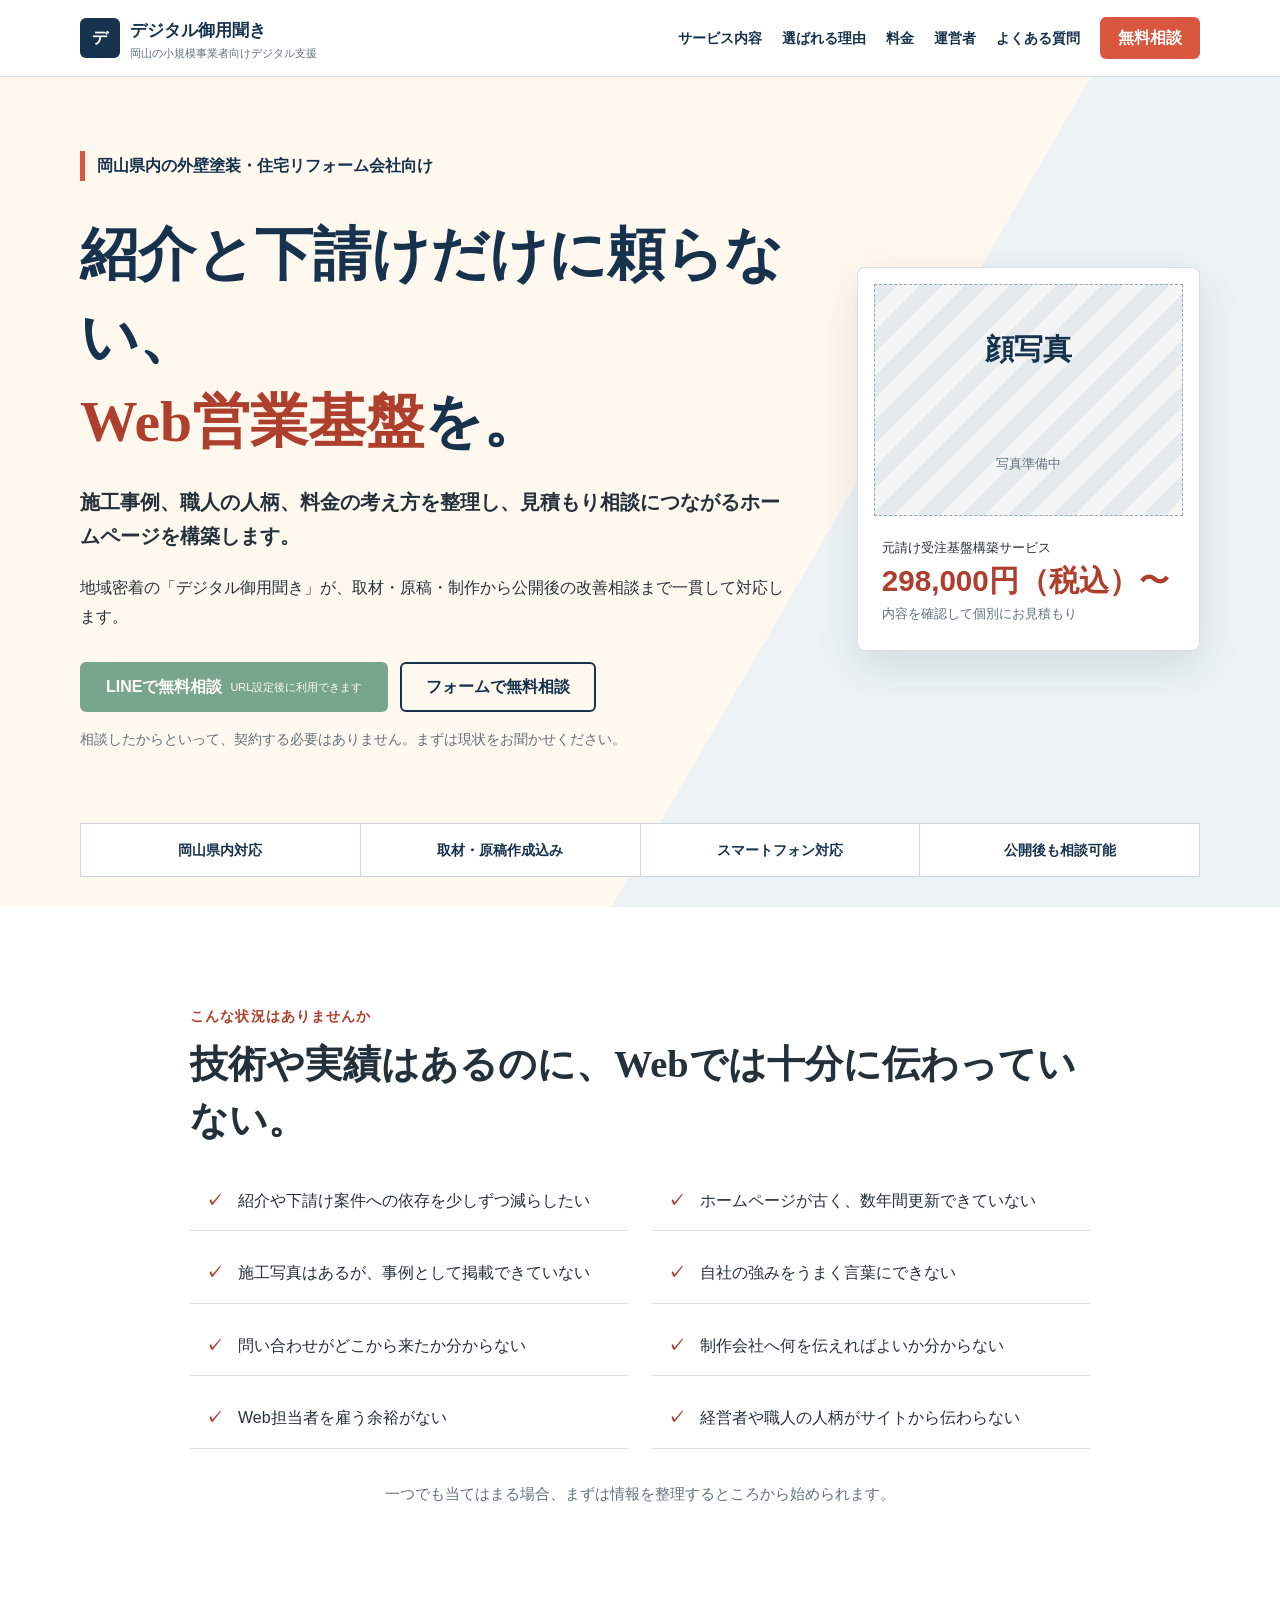
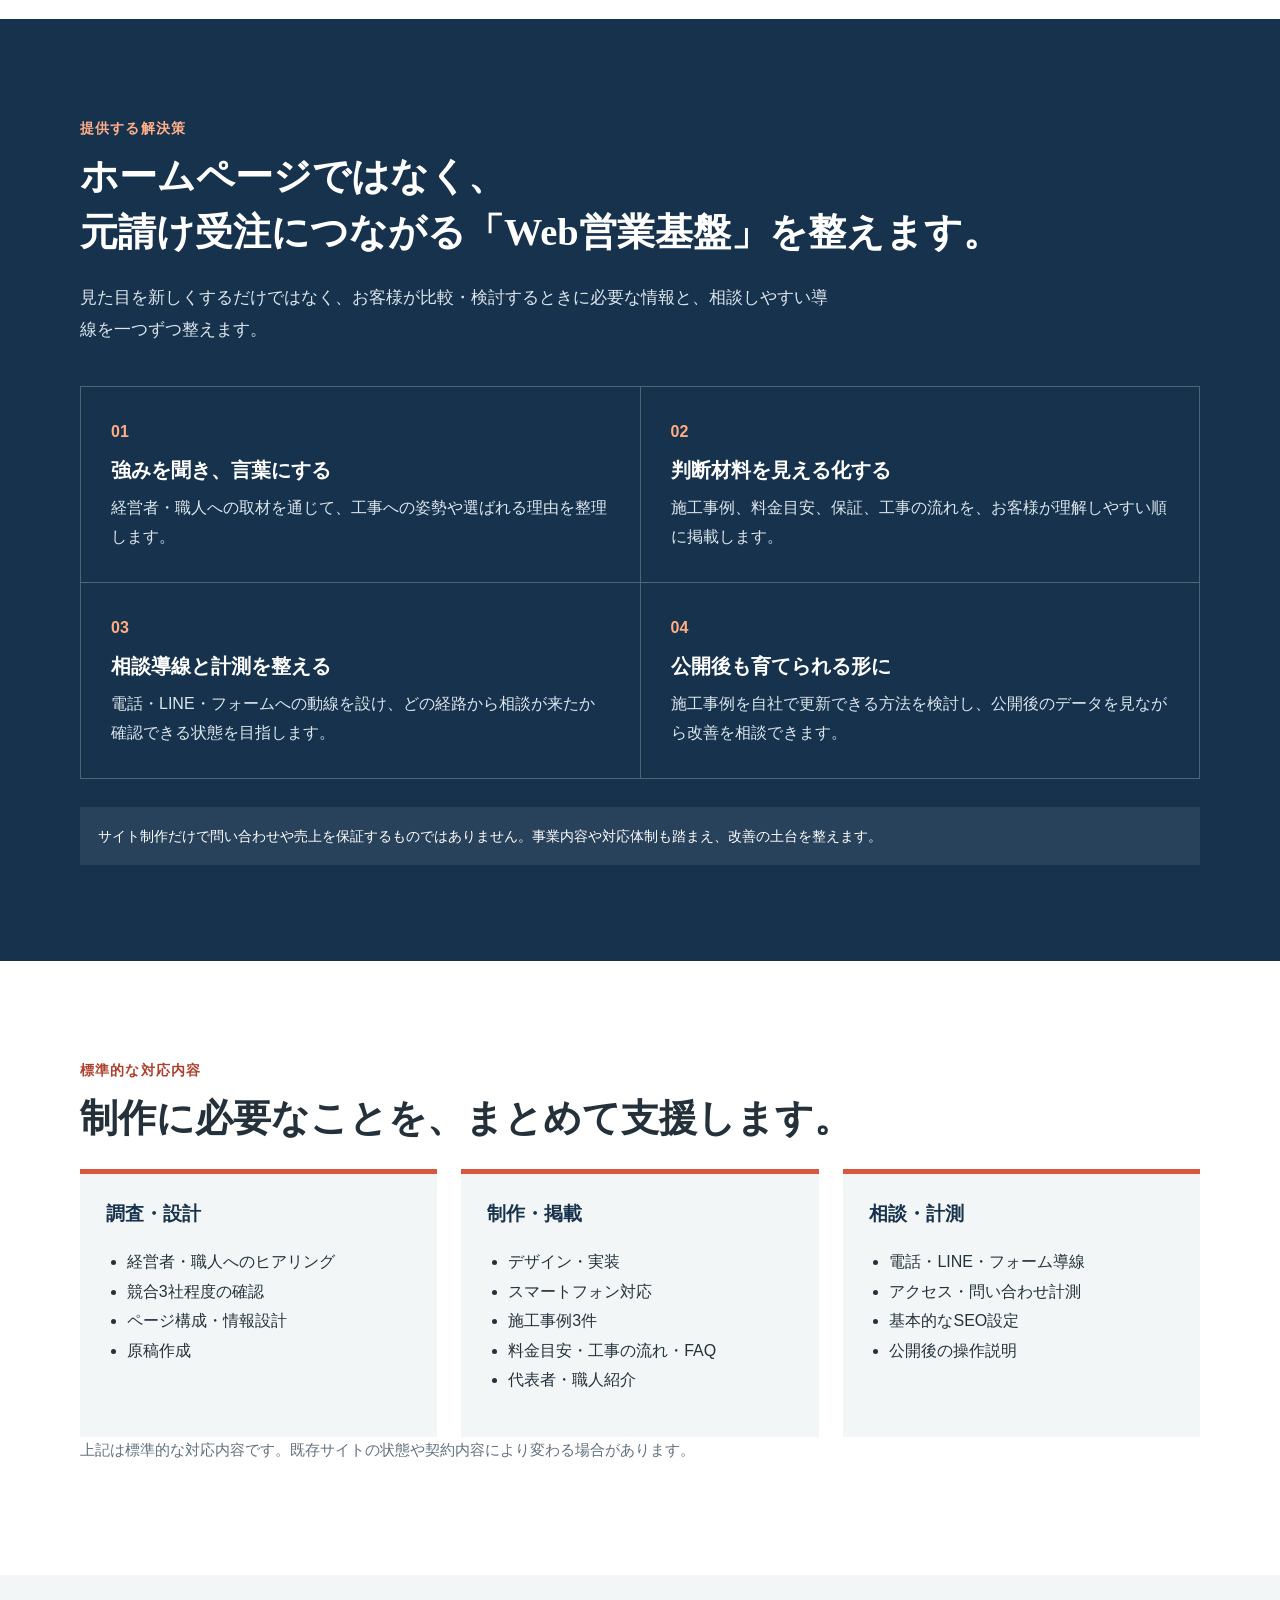
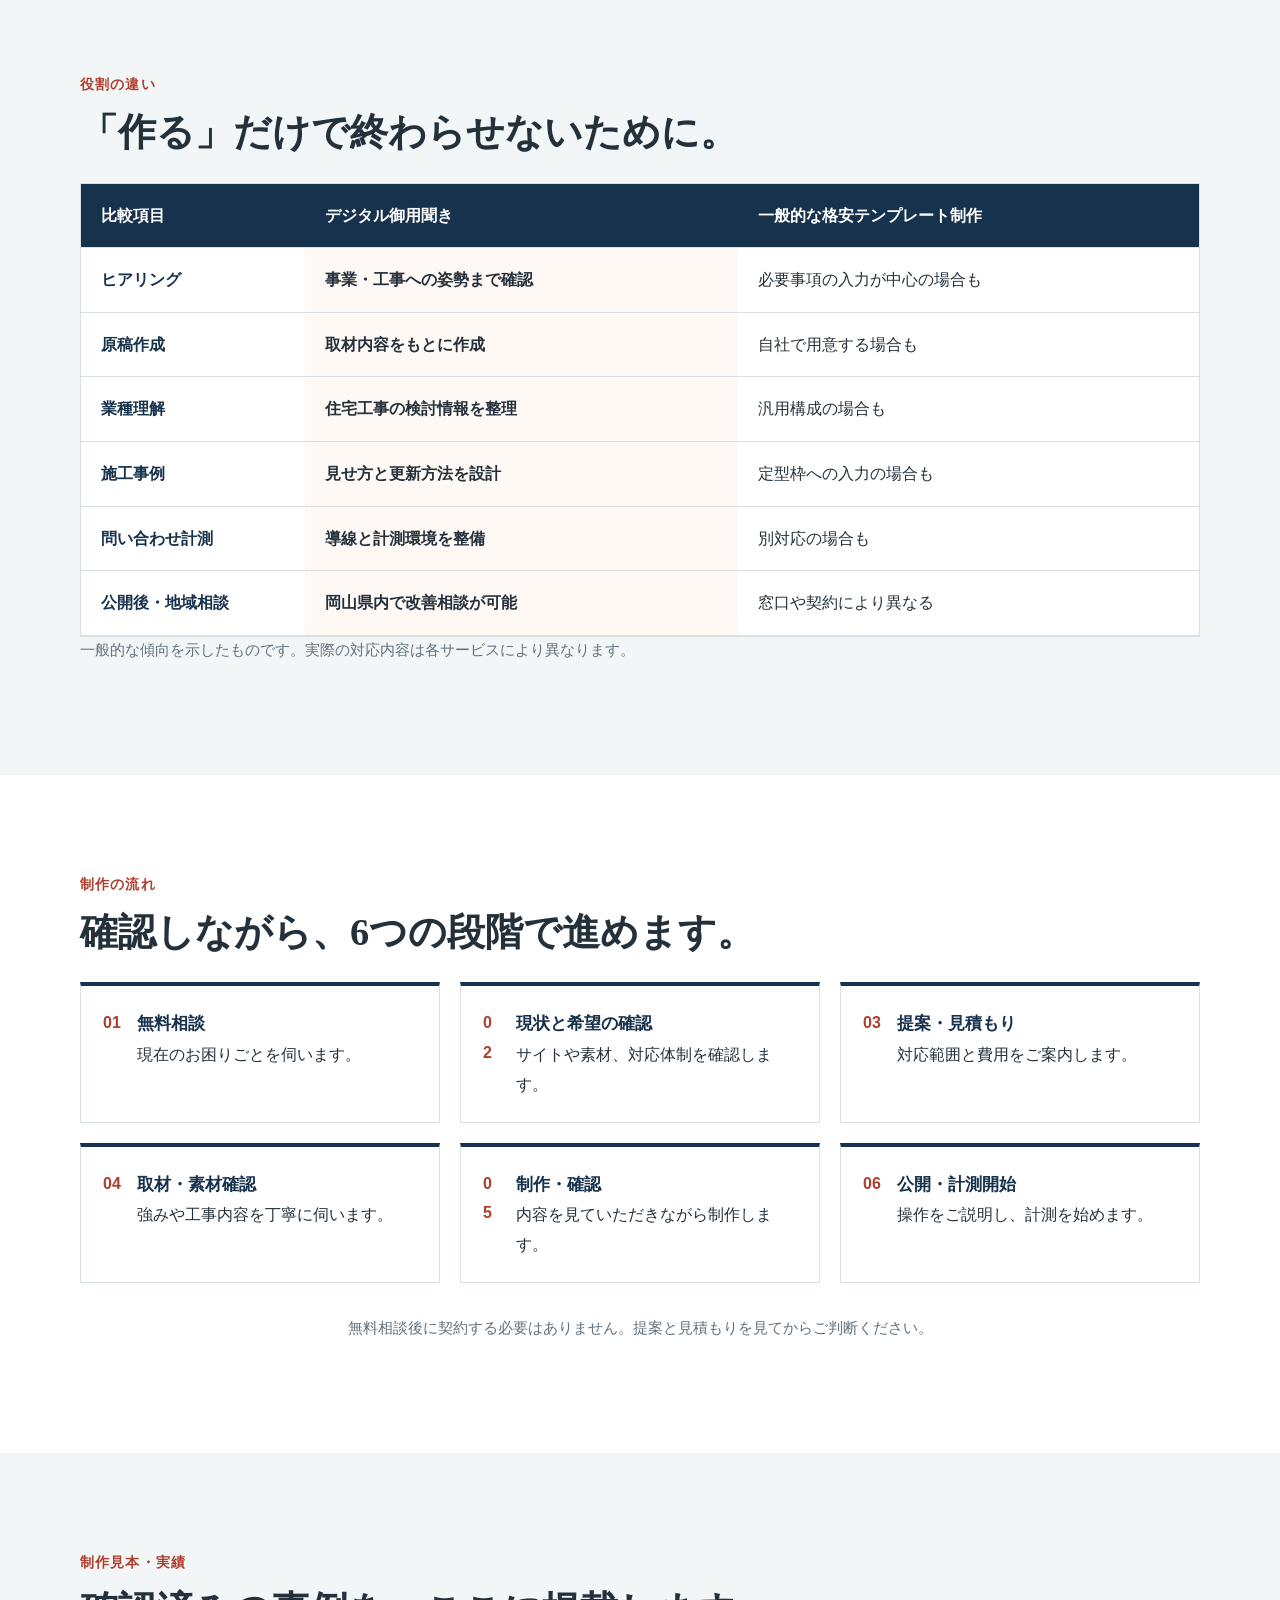
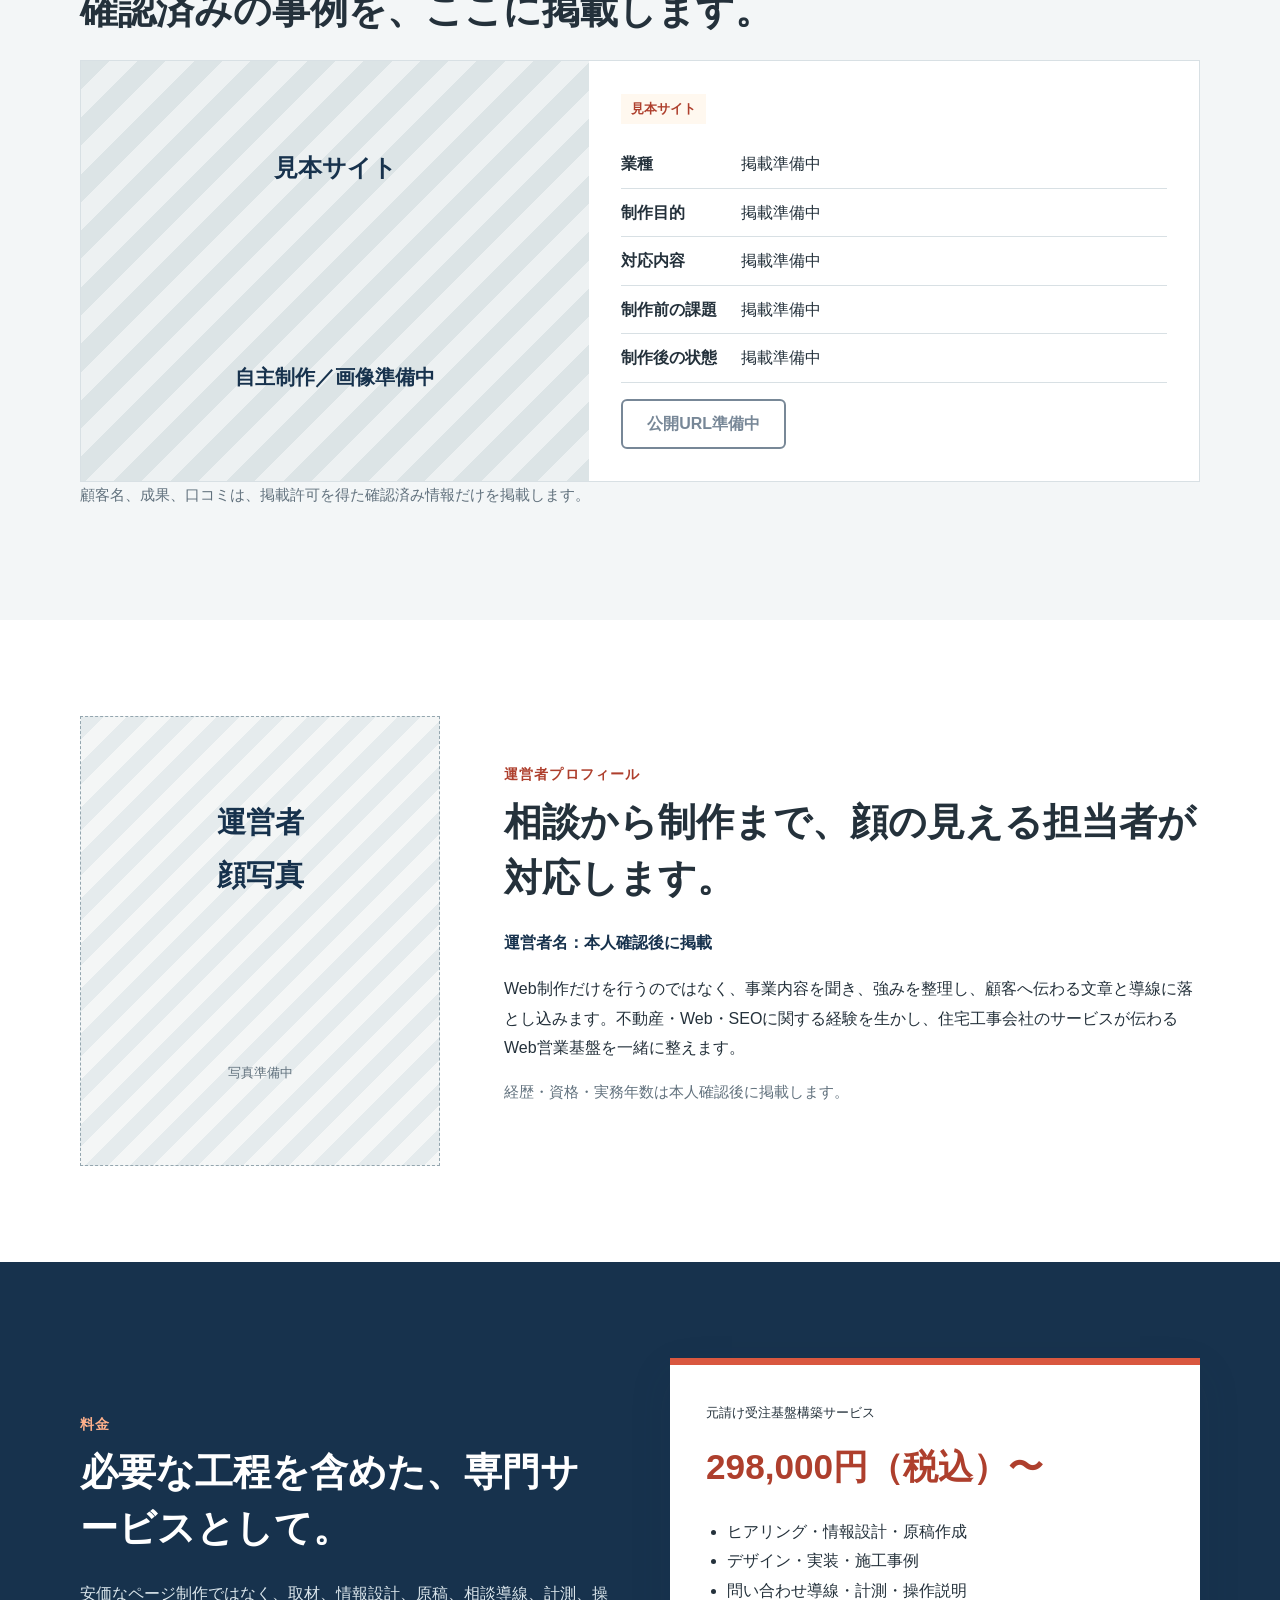
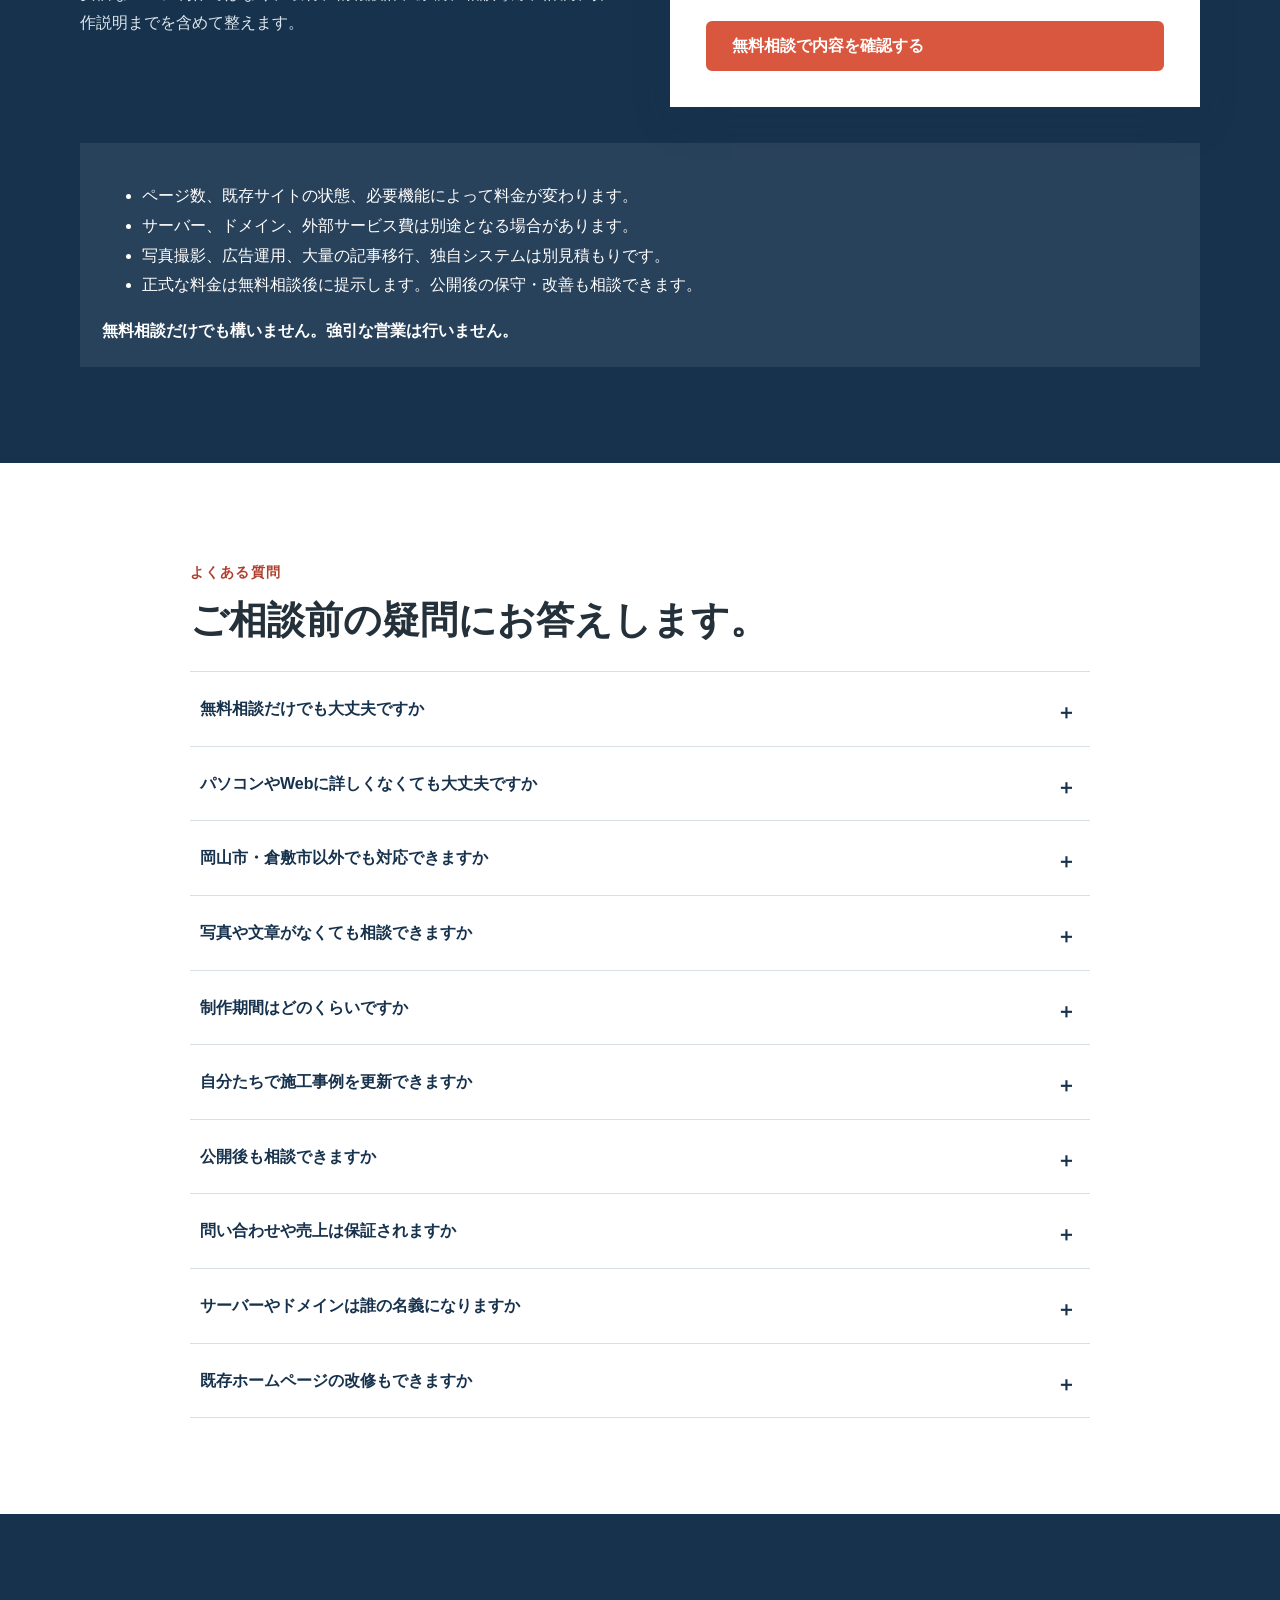
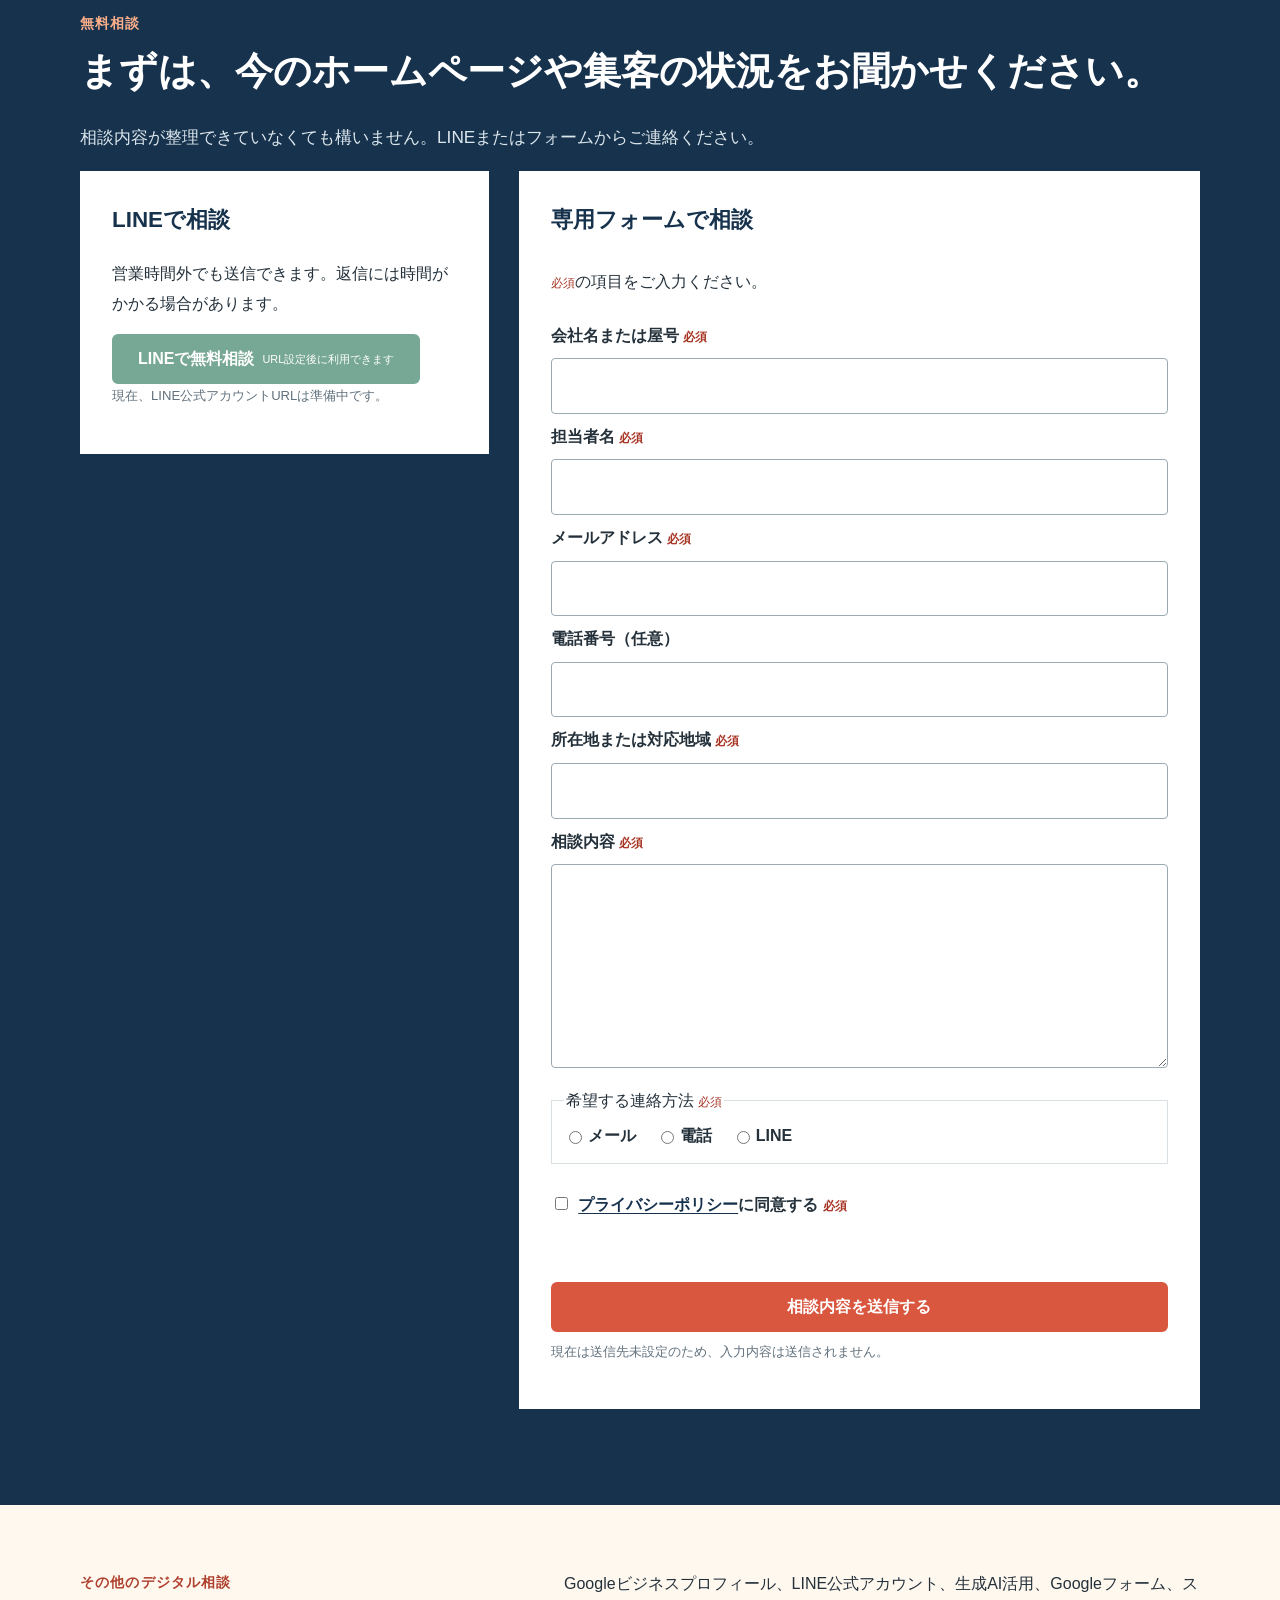
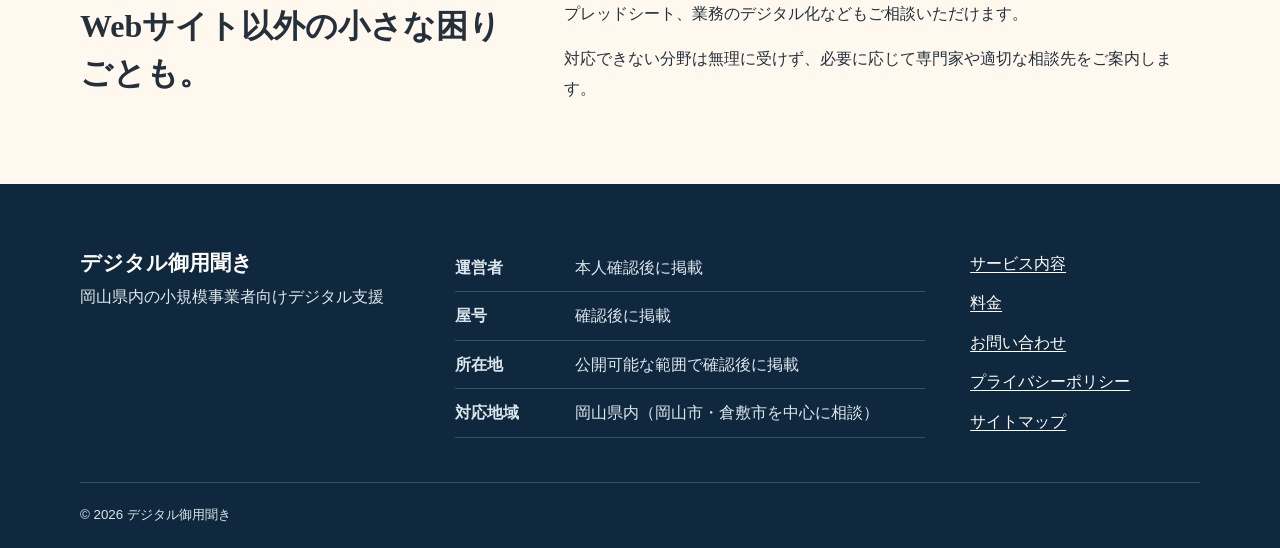
<file: index.html>
<!doctype html>
<html lang="ja">
<head>
  <meta charset="utf-8">
  <meta name="viewport" content="width=device-width, initial-scale=1">
  <title>岡山の外壁塗装・リフォーム会社向けホームページ制作｜デジタル御用聞き</title>
  <meta name="description" content="岡山県内の外壁塗装・住宅リフォーム会社向けに、施工事例や人柄を伝え、電話・LINE・フォームの相談導線と計測環境を備えたWeb営業基盤を構築します。">
  <meta property="og:type" content="website">
  <meta property="og:title" content="岡山の施工会社に、紹介と下請けだけに頼らないWeb営業基盤を。">
  <meta property="og:description" content="取材・原稿・デザイン・実装・相談導線・計測まで。地域密着のデジタル御用聞きが一貫して対応します。">
  <meta property="og:locale" content="ja_JP">
  <meta property="og:url" content="" data-meta-url>
  <meta name="twitter:card" content="summary">
  <meta name="twitter:title" content="デジタル御用聞き｜元請け受注基盤構築サービス">
  <meta name="twitter:description" content="岡山県内の外壁塗装・住宅リフォーム会社向けWeb営業基盤構築。">
  <link rel="icon" href="assets/images/favicon.svg" type="image/svg+xml">
  <link rel="stylesheet" href="assets/css/style.css">
  <script src="config/site-config.js"></script>
  <script src="assets/js/main.js" defer></script>
  <script type="application/ld+json">
  {"@context":"https://schema.org","@type":"ProfessionalService","name":"デジタル御用聞き","areaServed":{"@type":"AdministrativeArea","name":"岡山県"},"serviceType":"外壁塗装会社・住宅リフォーム会社向けWeb営業基盤構築"}
  </script>
  <script type="application/ld+json">
  {"@context":"https://schema.org","@type":"FAQPage","mainEntity":[
    {"@type":"Question","name":"無料相談だけでも大丈夫ですか","acceptedAnswer":{"@type":"Answer","text":"はい。相談後に契約を迫ることはありません。状況を伺い、対応範囲と進め方をご案内します。"}},
    {"@type":"Question","name":"パソコンやWebに詳しくなくても大丈夫ですか","acceptedAnswer":{"@type":"Answer","text":"はい。専門用語をできるだけ避け、確認が必要なことを順番にご説明します。"}},
    {"@type":"Question","name":"問い合わせや売上は保証されますか","acceptedAnswer":{"@type":"Answer","text":"問い合わせ数や検索順位、売上は、市場環境、競合、商品、対応体制など複数の要因に左右されるため保証していません。相談導線と計測環境を整え、公開後のデータを確認しながら改善します。"}}
  ]}
  </script>
</head>
<body>
  <a class="skip-link" href="#main">本文へ移動</a>
  <header class="site-header">
    <div class="container header-inner">
      <a class="brand" href="#top" aria-label="デジタル御用聞き トップへ">
        <span class="brand-mark" aria-hidden="true">デ</span><span><b>デジタル御用聞き</b><small>岡山の小規模事業者向けデジタル支援</small></span>
      </a>
      <nav class="desktop-nav" aria-label="メインメニュー">
        <a href="#service">サービス内容</a><a href="#difference">選ばれる理由</a><a href="#price">料金</a><a href="#profile">運営者</a><a href="#faq">よくある質問</a>
        <a class="button button-small" href="#consultation">無料相談</a>
      </nav>
      <button class="menu-button" type="button" aria-label="メニューを開く" aria-expanded="false" aria-controls="mobile-menu" data-menu-button><span></span><span></span><span></span></button>
    </div>
    <nav id="mobile-menu" class="mobile-menu" aria-label="スマートフォンメニュー" data-mobile-menu hidden>
      <a href="#service">サービス内容</a><a href="#difference">選ばれる理由</a><a href="#price">料金</a><a href="#profile">運営者</a><a href="#faq">よくある質問</a><a class="button" href="#consultation">無料相談</a>
    </nav>
  </header>

  <main id="main">
    <section class="hero" id="top">
      <div class="container hero-grid">
        <div class="hero-copy">
          <p class="eyebrow">岡山県内の外壁塗装・住宅リフォーム会社向け</p>
          <h1>紹介と下請けだけに頼らない、<br><span>Web営業基盤</span>を。</h1>
          <p class="hero-lead">施工事例、職人の人柄、料金の考え方を整理し、見積もり相談につながるホームページを構築します。</p>
          <p>地域密着の「デジタル御用聞き」が、取材・原稿・制作から公開後の改善相談まで一貫して対応します。</p>
          <div class="hero-actions">
            <a class="button button-line" href="#consultation" data-line-link>LINEで無料相談<span class="button-note">URL設定後に利用できます</span></a>
            <a class="button button-outline" href="#consultation-form">フォームで無料相談</a>
          </div>
          <p class="reassurance">相談したからといって、契約する必要はありません。まずは現状をお聞かせください。</p>
        </div>
        <aside class="hero-panel" aria-label="サービス概要">
          <!-- TODO: 本人確認済みの顔写真に差し替える -->
          <div class="portrait-placeholder" role="img" aria-label="運営者の顔写真を配置する予定の場所"><span>顔写真</span><small>写真準備中</small></div>
          <div class="price-compact"><small>元請け受注基盤構築サービス</small><strong data-config="price">298,000円（税込）〜</strong><span>内容を確認して個別にお見積もり</span></div>
        </aside>
      </div>
      <div class="container trust-list" aria-label="サービスの特徴"><span>岡山県内対応</span><span>取材・原稿作成込み</span><span>スマートフォン対応</span><span>公開後も相談可能</span></div>
    </section>

    <section class="section" aria-labelledby="issues-title">
      <div class="container narrow">
        <p class="section-kicker">こんな状況はありませんか</p>
        <h2 id="issues-title">技術や実績はあるのに、Webでは十分に伝わっていない。</h2>
        <ul class="issue-list">
          <li>紹介や下請け案件への依存を少しずつ減らしたい</li><li>ホームページが古く、数年間更新できていない</li><li>施工写真はあるが、事例として掲載できていない</li><li>自社の強みをうまく言葉にできない</li><li>問い合わせがどこから来たか分からない</li><li>制作会社へ何を伝えればよいか分からない</li><li>Web担当者を雇う余裕がない</li><li>経営者や職人の人柄がサイトから伝わらない</li>
        </ul>
        <p class="center-note">一つでも当てはまる場合、まずは情報を整理するところから始められます。</p>
      </div>
    </section>

    <section class="section section-navy" id="service" aria-labelledby="solution-title">
      <div class="container">
        <p class="section-kicker light">提供する解決策</p>
        <h2 id="solution-title">ホームページではなく、<br>元請け受注につながる「Web営業基盤」を整えます。</h2>
        <p class="section-intro">見た目を新しくするだけではなく、お客様が比較・検討するときに必要な情報と、相談しやすい導線を一つずつ整えます。</p>
        <div class="solution-grid">
          <article><b>01</b><h3>強みを聞き、言葉にする</h3><p>経営者・職人への取材を通じて、工事への姿勢や選ばれる理由を整理します。</p></article>
          <article><b>02</b><h3>判断材料を見える化する</h3><p>施工事例、料金目安、保証、工事の流れを、お客様が理解しやすい順に掲載します。</p></article>
          <article><b>03</b><h3>相談導線と計測を整える</h3><p>電話・LINE・フォームへの動線を設け、どの経路から相談が来たか確認できる状態を目指します。</p></article>
          <article><b>04</b><h3>公開後も育てられる形に</h3><p>施工事例を自社で更新できる方法を検討し、公開後のデータを見ながら改善を相談できます。</p></article>
        </div>
        <p class="disclaimer">サイト制作だけで問い合わせや売上を保証するものではありません。事業内容や対応体制も踏まえ、改善の土台を整えます。</p>
      </div>
    </section>

    <section class="section" aria-labelledby="included-title">
      <div class="container">
        <p class="section-kicker">標準的な対応内容</p><h2 id="included-title">制作に必要なことを、まとめて支援します。</h2>
        <div class="included-grid">
          <div><h3>調査・設計</h3><ul><li>経営者・職人へのヒアリング</li><li>競合3社程度の確認</li><li>ページ構成・情報設計</li><li>原稿作成</li></ul></div>
          <div><h3>制作・掲載</h3><ul><li>デザイン・実装</li><li>スマートフォン対応</li><li>施工事例3件</li><li>料金目安・工事の流れ・FAQ</li><li>代表者・職人紹介</li></ul></div>
          <div><h3>相談・計測</h3><ul><li>電話・LINE・フォーム導線</li><li>アクセス・問い合わせ計測</li><li>基本的なSEO設定</li><li>公開後の操作説明</li></ul></div>
        </div>
        <p class="note">上記は標準的な対応内容です。既存サイトの状態や契約内容により変わる場合があります。</p>
      </div>
    </section>

    <section class="section section-soft" id="difference" aria-labelledby="difference-title">
      <div class="container">
        <p class="section-kicker">役割の違い</p><h2 id="difference-title">「作る」だけで終わらせないために。</h2>
        <div class="comparison-wrap"><table>
          <thead><tr><th>比較項目</th><th>デジタル御用聞き</th><th>一般的な格安テンプレート制作</th></tr></thead>
          <tbody>
            <tr><th>ヒアリング</th><td>事業・工事への姿勢まで確認</td><td>必要事項の入力が中心の場合も</td></tr>
            <tr><th>原稿作成</th><td>取材内容をもとに作成</td><td>自社で用意する場合も</td></tr>
            <tr><th>業種理解</th><td>住宅工事の検討情報を整理</td><td>汎用構成の場合も</td></tr>
            <tr><th>施工事例</th><td>見せ方と更新方法を設計</td><td>定型枠への入力の場合も</td></tr>
            <tr><th>問い合わせ計測</th><td>導線と計測環境を整備</td><td>別対応の場合も</td></tr>
            <tr><th>公開後・地域相談</th><td>岡山県内で改善相談が可能</td><td>窓口や契約により異なる</td></tr>
          </tbody>
        </table></div>
        <p class="note">一般的な傾向を示したものです。実際の対応内容は各サービスにより異なります。</p>
      </div>
    </section>

    <section class="section" aria-labelledby="flow-title">
      <div class="container"><p class="section-kicker">制作の流れ</p><h2 id="flow-title">確認しながら、6つの段階で進めます。</h2>
        <ol class="flow-list"><li><b>01</b><span><strong>無料相談</strong>現在のお困りごとを伺います。</span></li><li><b>02</b><span><strong>現状と希望の確認</strong>サイトや素材、対応体制を確認します。</span></li><li><b>03</b><span><strong>提案・見積もり</strong>対応範囲と費用をご案内します。</span></li><li><b>04</b><span><strong>取材・素材確認</strong>強みや工事内容を丁寧に伺います。</span></li><li><b>05</b><span><strong>制作・確認</strong>内容を見ていただきながら制作します。</span></li><li><b>06</b><span><strong>公開・計測開始</strong>操作をご説明し、計測を始めます。</span></li></ol>
        <p class="center-note">無料相談後に契約する必要はありません。提案と見積もりを見てからご判断ください。</p>
      </div>
    </section>

    <section class="section section-soft" aria-labelledby="works-title">
      <div class="container"><p class="section-kicker">制作見本・実績</p><h2 id="works-title">確認済みの事例を、ここに掲載します。</h2>
        <!-- TODO: 確認済みの業種・目的・対応内容・前後の状態・公開URLを入力する -->
        <div class="work-card"><div class="work-placeholder" role="img" aria-label="見本サイトのサムネイルを配置する予定の場所">見本サイト<br><small>自主制作／画像準備中</small></div><div class="work-copy"><span class="tag">見本サイト</span><dl><div><dt>業種</dt><dd>掲載準備中</dd></div><div><dt>制作目的</dt><dd>掲載準備中</dd></div><div><dt>対応内容</dt><dd>掲載準備中</dd></div><div><dt>制作前の課題</dt><dd>掲載準備中</dd></div><div><dt>制作後の状態</dt><dd>掲載準備中</dd></div></dl><button class="button button-outline" type="button" disabled>公開URL準備中</button></div></div>
        <p class="note">顧客名、成果、口コミは、掲載許可を得た確認済み情報だけを掲載します。</p>
      </div>
    </section>

    <section class="section" id="profile" aria-labelledby="profile-title">
      <!-- TODO: 本人確認済みの顔写真・経歴・資格・実務情報を入力する -->
      <div class="container profile-grid"><div class="profile-photo" role="img" aria-label="運営者の顔写真を配置する予定の場所"><span>運営者<br>顔写真</span><small>写真準備中</small></div><div><p class="section-kicker">運営者プロフィール</p><h2 id="profile-title">相談から制作まで、顔の見える担当者が対応します。</h2><p class="profile-name">運営者名：<span data-config="operatorName">本人確認後に掲載</span></p><p>Web制作だけを行うのではなく、事業内容を聞き、強みを整理し、顧客へ伝わる文章と導線に落とし込みます。不動産・Web・SEOに関する経験を生かし、住宅工事会社のサービスが伝わるWeb営業基盤を一緒に整えます。</p><p class="note">経歴・資格・実務年数は本人確認後に掲載します。</p></div></div>
    </section>

    <section class="section price-section" id="price" aria-labelledby="price-title">
      <div class="container price-grid"><div><p class="section-kicker light">料金</p><h2 id="price-title">必要な工程を含めた、専門サービスとして。</h2><p>安価なページ制作ではなく、取材、情報設計、原稿、相談導線、計測、操作説明までを含めて整えます。</p></div><div class="price-box"><small>元請け受注基盤構築サービス</small><strong data-config="price">298,000円（税込）〜</strong><ul><li>ヒアリング・情報設計・原稿作成</li><li>デザイン・実装・施工事例</li><li>問い合わせ導線・計測・操作説明</li></ul><a class="button" href="#consultation">無料相談で内容を確認する</a></div></div>
      <div class="container price-notes"><ul><li>ページ数、既存サイトの状態、必要機能によって料金が変わります。</li><li>サーバー、ドメイン、外部サービス費は別途となる場合があります。</li><li>写真撮影、広告運用、大量の記事移行、独自システムは別見積もりです。</li><li>正式な料金は無料相談後に提示します。公開後の保守・改善も相談できます。</li></ul><p>無料相談だけでも構いません。強引な営業は行いません。</p></div>
    </section>

    <section class="section" id="faq" aria-labelledby="faq-title">
      <div class="container narrow"><p class="section-kicker">よくある質問</p><h2 id="faq-title">ご相談前の疑問にお答えします。</h2>
        <div class="faq-list">
          <details><summary>無料相談だけでも大丈夫ですか</summary><p>はい。相談後に契約を迫ることはありません。状況を伺い、対応範囲と進め方をご案内します。</p></details>
          <details><summary>パソコンやWebに詳しくなくても大丈夫ですか</summary><p>はい。専門用語をできるだけ避け、確認が必要なことを順番にご説明します。</p></details>
          <details><summary>岡山市・倉敷市以外でも対応できますか</summary><p>岡山県内を対象としています。訪問可否などは所在地と内容を確認してご案内します。</p></details>
          <details><summary>写真や文章がなくても相談できますか</summary><p>ご相談いただけます。既存の施工写真や資料を確認し、不足する素材の準備方法をご案内します。撮影が必要な場合は別途ご相談となります。</p></details>
          <details><summary>制作期間はどのくらいですか</summary><p>ページ数、素材の準備状況、確認回数で変わるため、現状を確認したうえで予定をご案内します。</p></details>
          <details><summary>自分たちで施工事例を更新できますか</summary><p>更新の頻度や担当者の操作環境を確認し、適した方法をご提案します。</p></details>
          <details><summary>公開後も相談できますか</summary><p>はい。操作や改善について相談できます。継続対応の範囲と費用は個別にご案内します。</p></details>
          <details><summary>問い合わせや売上は保証されますか</summary><p>問い合わせ数や検索順位、売上は、市場環境、競合、商品、対応体制など複数の要因に左右されるため保証していません。相談導線と計測環境を整え、公開後のデータを確認しながら改善します。</p></details>
          <details><summary>サーバーやドメインは誰の名義になりますか</summary><p>管理方法と既存契約を確認し、事業者自身で管理しやすい形をご案内します。契約前に名義と費用負担を明確にします。</p></details>
          <details><summary>既存ホームページの改修もできますか</summary><p>現在の仕組みや契約状況を確認して判断します。改修より作り直しが適する場合も、理由と選択肢をご説明します。</p></details>
        </div>
      </div>
    </section>

    <section class="section consultation" id="consultation" aria-labelledby="consultation-title">
      <div class="container"><p class="section-kicker light">無料相談</p><h2 id="consultation-title">まずは、今のホームページや集客の状況をお聞かせください。</h2><p class="section-intro">相談内容が整理できていなくても構いません。LINEまたはフォームからご連絡ください。</p>
        <div class="consultation-grid">
          <div class="line-panel"><h3>LINEで相談</h3><p>営業時間外でも送信できます。返信には時間がかかる場合があります。</p><a class="button button-line" href="#consultation" data-line-link>LINEで無料相談<span class="button-note">URL設定後に利用できます</span></a><p class="setup-note">現在、LINE公式アカウントURLは準備中です。</p></div>
          <form id="consultation-form" class="consultation-form" data-consultation-form novalidate>
            <h3>専用フォームで相談</h3><p class="required-note"><span>必須</span>の項目をご入力ください。</p>
            <div class="honeypot" aria-hidden="true"><label for="website">Webサイト</label><input id="website" name="website" type="text" tabindex="-1" autocomplete="off"></div>
            <label for="company">会社名または屋号 <em>必須</em></label><input id="company" name="company" required autocomplete="organization">
            <label for="name">担当者名 <em>必須</em></label><input id="name" name="name" required autocomplete="name">
            <label for="email">メールアドレス <em>必須</em></label><input id="email" name="email" type="email" required autocomplete="email" inputmode="email">
            <label for="tel">電話番号（任意）</label><input id="tel" name="tel" type="tel" autocomplete="tel" inputmode="tel">
            <label for="area">所在地または対応地域 <em>必須</em></label><input id="area" name="area" required autocomplete="address-level2">
            <label for="message">相談内容 <em>必須</em></label><textarea id="message" name="message" rows="6" required></textarea>
            <fieldset><legend>希望する連絡方法 <em>必須</em></legend><label class="radio"><input type="radio" name="contactMethod" value="email" required>メール</label><label class="radio"><input type="radio" name="contactMethod" value="phone">電話</label><label class="radio"><input type="radio" name="contactMethod" value="line">LINE</label></fieldset>
            <label class="privacy-check"><input type="checkbox" name="privacy" required> <a href="privacy.html">プライバシーポリシー</a>に同意する <em>必須</em></label>
            <p class="form-status" data-form-status tabindex="-1" role="status" aria-live="polite"></p>
            <button class="button" type="submit">相談内容を送信する</button><p class="setup-note">現在は送信先未設定のため、入力内容は送信されません。</p>
          </form>
        </div>
      </div>
    </section>

    <aside class="other-support" aria-labelledby="other-title"><div class="container"><div><p class="section-kicker">その他のデジタル相談</p><h2 id="other-title">Webサイト以外の小さな困りごとも。</h2></div><div><p>Googleビジネスプロフィール、LINE公式アカウント、生成AI活用、Googleフォーム、スプレッドシート、業務のデジタル化などもご相談いただけます。</p><p>対応できない分野は無理に受けず、必要に応じて専門家や適切な相談先をご案内します。</p></div></div></aside>
  </main>

  <footer class="site-footer"><div class="container footer-grid"><div><strong>デジタル御用聞き</strong><p>岡山県内の小規模事業者向けデジタル支援</p></div><dl><div><dt>運営者</dt><dd data-config="operatorName">本人確認後に掲載</dd></div><div><dt>屋号</dt><dd data-config="businessName">確認後に掲載</dd></div><div><dt>所在地</dt><dd data-config="publicLocation">公開可能な範囲で確認後に掲載</dd></div><div><dt>対応地域</dt><dd data-config="serviceArea">岡山県内（岡山市・倉敷市を中心に相談）</dd></div></dl><nav aria-label="フッターメニュー"><a href="#service">サービス内容</a><a href="#price">料金</a><a href="#consultation">お問い合わせ</a><a href="privacy.html">プライバシーポリシー</a><a href="sitemap.xml">サイトマップ</a></nav></div><div class="container copyright"><small>© <span id="copyright-year">2026</span> デジタル御用聞き</small></div></footer>
</body>
</html>
</file>
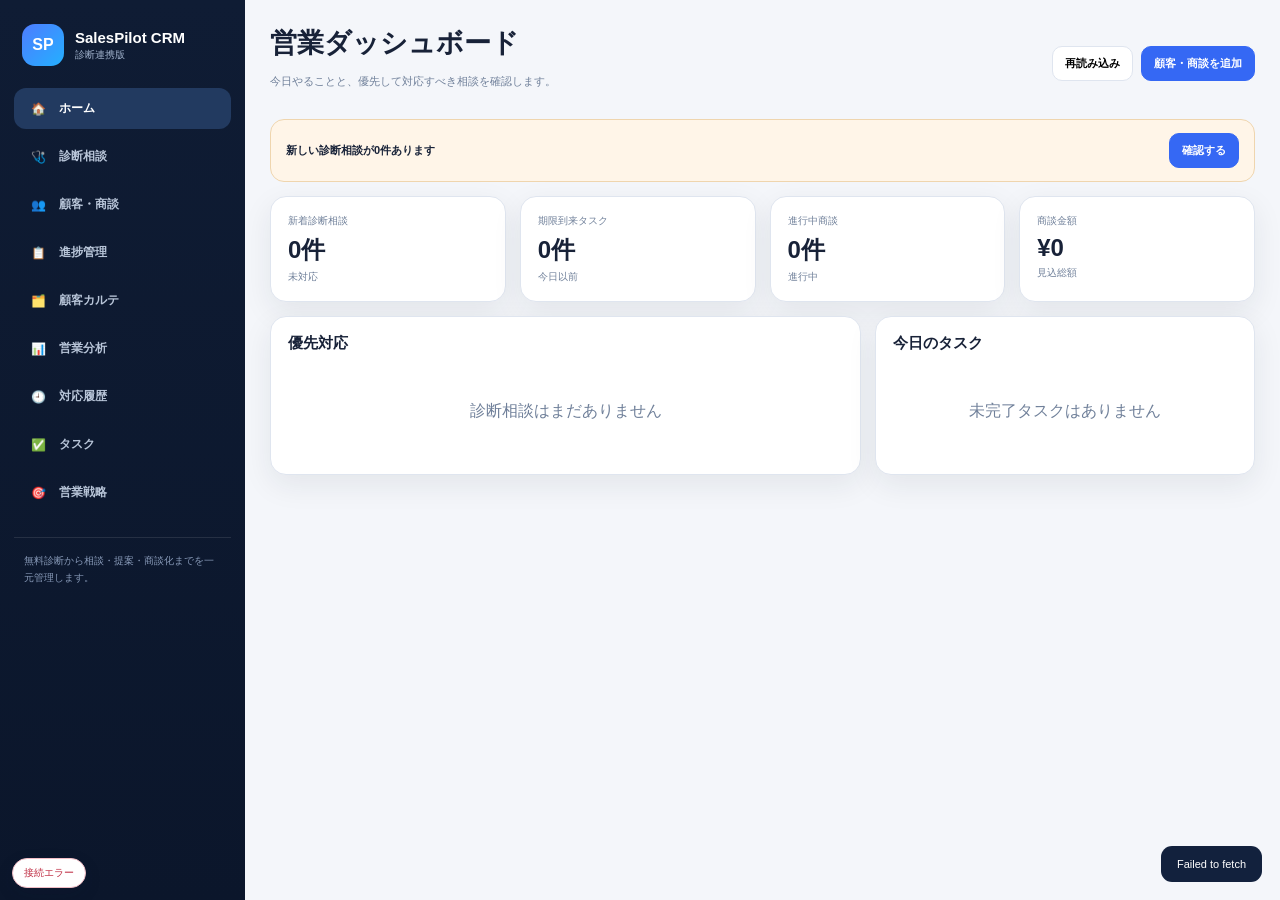
<file: crm/index.html>
<!doctype html>
<html lang="ja">
<head>
<meta charset="utf-8">
<meta name="viewport" content="width=device-width,initial-scale=1">
<title>SalesPilot CRM PRO</title>
<style>
:root{--navy:#0f1c34;--navy2:#152744;--blue:#3568f4;--bg:#f4f6fa;--card:#fff;--text:#182238;--muted:#70809a;--line:#dfe5ef;--green:#18a875;--red:#e5485d;--amber:#e6a52f;--shadow:0 10px 30px rgba(24,34,56,.08)}*{box-sizing:border-box}body{margin:0;font-family:-apple-system,BlinkMacSystemFont,"Segoe UI","Noto Sans JP",sans-serif;background:var(--bg);color:var(--text)}button,input,select,textarea{font:inherit}.app{min-height:100vh;display:grid;grid-template-columns:245px 1fr}.side{background:linear-gradient(180deg,var(--navy),#0b162b);color:#fff;padding:20px 14px;position:sticky;top:0;height:100vh;overflow:auto}.brand{display:flex;gap:11px;align-items:center;padding:4px 8px 22px}.logo{width:42px;height:42px;border-radius:13px;background:linear-gradient(135deg,#4e7cff,#24b0ff);display:grid;place-items:center;font-weight:900}.brand b{display:block;font-size:15px}.brand span{display:block;font-size:10px;color:#9fb0ca;margin-top:2px}.nav{display:grid;gap:7px}.nav button{border:0;background:transparent;color:#b8c5d8;border-radius:12px;padding:12px 13px;text-align:left;font-weight:800;font-size:12px;display:flex;gap:10px;align-items:center;cursor:pointer}.nav button i{width:22px;text-align:center;font-style:normal}.nav button.active,.nav button:hover{background:#223a60;color:#fff}.side-foot{margin-top:24px;padding:14px 10px;border-top:1px solid rgba(255,255,255,.1);font-size:10px;color:#8799b7;line-height:1.7}.main{padding:25px;min-width:0}.top{display:flex;justify-content:space-between;gap:20px;align-items:center;margin-bottom:18px}.top h1{margin:0;font-size:27px}.sub{color:var(--muted);font-size:11px;line-height:1.65}.top-actions{display:flex;gap:8px}.btn{border:1px solid var(--line);background:#fff;border-radius:10px;padding:9px 12px;font-size:11px;font-weight:800;cursor:pointer}.btn.primary{background:var(--blue);color:#fff;border-color:var(--blue)}.btn.ghost{background:#fff}.grid{display:grid;gap:14px}.kpis{grid-template-columns:repeat(4,1fr)}.card{background:var(--card);border:1px solid var(--line);border-radius:16px;box-shadow:var(--shadow)}.kpi{padding:17px}.kpi span{display:block;color:var(--muted);font-size:10px}.kpi strong{display:block;font-size:24px;margin-top:6px}.kpi small{font-size:10px;color:var(--muted)}.panel{padding:17px}.panel-head{display:flex;justify-content:space-between;gap:10px;align-items:center;margin-bottom:13px}.panel-head h2,.panel-head h3{margin:0;font-size:15px}.two{grid-template-columns:1.4fr .9fr}.table-wrap{overflow:auto}.table{width:100%;border-collapse:collapse;min-width:720px}.table th,.table td{padding:11px 9px;border-bottom:1px solid var(--line);font-size:11px;text-align:left}.table th{font-size:9px;color:var(--muted);background:#f8fafc}.pill{display:inline-flex;padding:5px 8px;border-radius:999px;font-size:9px;font-weight:900}.blue{background:#e9efff;color:#2959e8}.green{background:#e8f8f2;color:#087f5b}.amber{background:#fff4dc;color:#a76a00}.red{background:#ffe9ed;color:#bf2d43}.view{display:none}.view.active{display:block}.alertbar{background:#fff5e8;border:1px solid #efd5ae;border-radius:14px;padding:13px 15px;display:flex;justify-content:space-between;gap:12px;align-items:center;margin-bottom:14px;font-size:11px}.pipeline{display:grid;grid-template-columns:repeat(5,minmax(180px,1fr));gap:10px;overflow:auto}.lane{background:#eef2f7;border-radius:14px;padding:10px;min-height:420px}.lane h3{font-size:11px;margin:0 0 10px}.deal{background:#fff;border:1px solid var(--line);border-radius:12px;padding:11px;margin-bottom:9px;box-shadow:0 5px 15px rgba(20,40,70,.05);cursor:pointer}.deal b{font-size:11px}.deal p{font-size:9px;color:var(--muted);line-height:1.5}.profile{padding:18px}.profile h2{margin:0}.form-grid{display:grid;grid-template-columns:1fr 1fr;gap:10px}.field label{display:block;font-size:9px;font-weight:800;margin-bottom:5px;color:var(--muted)}.field input,.field select,.field textarea{width:100%;border:1px solid var(--line);border-radius:9px;padding:9px;background:#fff}.field textarea{min-height:85px}.full{grid-column:1/-1}.toast{position:fixed;right:18px;bottom:18px;background:#12213d;color:#fff;padding:12px 16px;border-radius:11px;opacity:0;transform:translateY(8px);pointer-events:none;transition:.2s;z-index:80;font-size:11px}.toast.show{opacity:1;transform:none}.diag-kpi{position:relative;overflow:hidden}.diag-kpi:after{content:"";position:absolute;right:-22px;bottom:-28px;width:92px;height:92px;border-radius:50%;background:rgba(53,104,244,.08)}.diag-layout{display:grid;grid-template-columns:minmax(0,1.05fr) minmax(360px,.95fr);gap:16px}.diag-list{display:grid;gap:10px}.diag-row{border:1px solid var(--line);border-radius:15px;padding:14px;background:#fff;display:grid;grid-template-columns:1fr auto;gap:12px;align-items:start}.diag-row.unread{border-color:#bfd0ff;background:#f7f9ff;box-shadow:0 8px 22px rgba(53,104,244,.08)}.diag-row h3{font-size:14px;margin:0 0 5px}.diag-row p{margin:0;color:var(--muted);font-size:11px;line-height:1.6}.diag-meta{display:flex;gap:6px;flex-wrap:wrap;margin-top:9px}.diag-actions{display:flex;gap:6px;flex-wrap:wrap;justify-content:flex-end}.diag-actions button{border:1px solid var(--line);background:#fff;border-radius:9px;padding:7px 9px;font-size:10px;font-weight:800}.diag-actions .primary-mini{background:var(--blue);color:#fff;border-color:var(--blue)}.diag-detail{padding:20px;position:sticky;top:18px;align-self:start}.diag-summary{background:linear-gradient(135deg,#13213b,#244fd2);color:#fff;border-radius:17px;padding:17px;margin:14px 0}.diag-summary small{color:#cbd8ff}.diag-summary strong{display:block;font-size:23px;margin:7px 0 3px}.axis-mini{display:grid;grid-template-columns:repeat(2,1fr);gap:8px;margin:12px 0}.axis-chip{background:#f7f9fc;border:1px solid var(--line);border-radius:11px;padding:10px}.axis-chip span{display:block;font-size:9px;color:var(--muted)}.axis-chip b{font-size:15px}.diag-section{border-top:1px solid var(--line);padding-top:14px;margin-top:14px}.diag-section h3{font-size:12px;margin:0 0 8px}.diag-section p,.diag-section li{font-size:11px;line-height:1.7;color:#46536a}.prompt-box{white-space:pre-wrap;background:#0e1930;color:#dbe5ff;border-radius:13px;padding:14px;font-size:10px;line-height:1.65;max-height:310px;overflow:auto}.diag-toolbar{display:flex;justify-content:space-between;gap:10px;align-items:center;margin-bottom:14px;flex-wrap:wrap}.status-select{border:1px solid var(--line);border-radius:9px;padding:8px;background:#fff;font-size:11px}.source-badge{background:#eaf9f4;color:#087f5b}.deadline-badge{background:#fff0f2;color:var(--red)}.integration-box{background:#f8fafc;border:1px dashed #b9c5d9;border-radius:14px;padding:14px;margin-top:14px}.integration-box input{width:100%;border:1px solid var(--line);border-radius:9px;padding:9px;margin-top:7px}.empty{padding:35px;text-align:center;color:var(--muted)}
@media(max-width:1050px){.two,.diag-layout{grid-template-columns:1fr}.kpis{grid-template-columns:repeat(2,1fr)}.diag-detail{position:relative;top:auto}}
@media(max-width:780px){body{overflow-x:hidden}.app{display:block;min-height:100svh}.side{position:sticky;top:0;z-index:45;height:auto;min-height:0;padding:10px 10px 8px;box-shadow:0 10px 28px rgba(5,15,32,.24)}.brand{padding:0 4px 9px}.logo{width:36px;height:36px}.nav{display:flex;gap:7px;overflow-x:auto;padding:1px 1px 4px;scrollbar-width:none}.nav::-webkit-scrollbar{display:none}.nav button{flex:0 0 88px;min-height:58px;padding:7px 5px;display:flex;flex-direction:column;justify-content:center;align-items:center;gap:4px;text-align:center;font-size:10px;white-space:normal}.nav button i{font-size:18px}.side-foot{display:none}.main{padding:17px 12px 42px}.top{flex-direction:column;align-items:stretch}.top h1{font-size:24px}.top-actions{display:grid;grid-template-columns:1fr 1fr}.btn{min-height:44px}.kpis{grid-template-columns:1fr 1fr}.diag-actions{display:grid;grid-template-columns:1fr 1fr;width:100%}.diag-row{grid-template-columns:1fr}.axis-mini{grid-template-columns:1fr 1fr}}
</style>
</head>
<body>
<div class="app">
<aside class="side"><div class="brand"><div class="logo">SP</div><div><b>SalesPilot CRM</b><span>診断連携版</span></div></div><nav class="nav" aria-label="主要メニュー"><button type="button" class="active" data-view="dashboard"><i>🏠</i><span>ホーム</span></button><button type="button" data-view="diagnoses"><i>🩺</i><span>診断相談</span></button><button type="button" data-view="customers"><i>👥</i><span>顧客・商談</span></button><button type="button" data-view="pipeline"><i>📋</i><span>進捗管理</span></button><button type="button" data-view="detail"><i>🗂️</i><span>顧客カルテ</span></button><button type="button" data-view="analytics"><i>📊</i><span>営業分析</span></button><button type="button" data-view="history"><i>🕘</i><span>対応履歴</span></button><button type="button" data-view="tasks"><i>✅</i><span>タスク</span></button><button type="button" data-view="strategy"><i>🎯</i><span>営業戦略</span></button></nav><div class="side-foot">無料診断から相談・提案・商談化までを一元管理します。</div></aside>
<main class="main"><div class="top"><div><h1 id="pageTitle">営業ダッシュボード</h1><p class="sub">今日やることと、優先して対応すべき相談を確認します。</p></div><div class="top-actions"><button class="btn" id="resetBtn">再読み込み</button><button class="btn primary" id="addDealBtn">顧客・商談を追加</button></div></div><section id="dashboard" class="view active"></section><section id="diagnoses" class="view"></section><section id="customers" class="view"></section><section id="pipeline" class="view"></section><section id="detail" class="view"></section><section id="analytics" class="view"></section><section id="history" class="view"></section><section id="tasks" class="view"></section><section id="strategy" class="view"></section></main></div><div class="toast" id="toast"></div>
<div id="connectionStatus" style="position:fixed;left:12px;bottom:12px;z-index:70;background:#fff;border:1px solid #dfe5ef;border-radius:999px;padding:7px 11px;font-size:10px;box-shadow:0 6px 18px rgba(24,34,56,.1)">接続確認中…</div>
<div id="modalBackdrop" style="display:none;position:fixed;inset:0;background:rgba(8,18,35,.55);z-index:90;padding:18px;overflow:auto">
  <div class="card profile" style="max-width:720px;margin:4vh auto;background:#fff">
    <div class="panel-head"><h2>顧客・商談を追加</h2><button class="btn" id="closeModalBtn">閉じる</button></div>
    <div class="form-grid">
      <div class="field full"><label>会社名 *</label><input id="newCompany"></div>
      <div class="field"><label>担当者名</label><input id="newContact"></div>
      <div class="field"><label>業種</label><input id="newIndustry"></div>
      <div class="field"><label>メールアドレス</label><input id="newEmail" type="email"></div>
      <div class="field"><label>電話番号</label><input id="newPhone" type="tel"></div>
      <div class="field"><label>流入経路</label><select id="newSource"><option>直接営業</option><option>紹介</option><option>仕事詰まり診断</option><option>ホームページ</option><option>その他</option></select></div>
      <div class="field"><label>担当者</label><input id="newOwner" value="山本 健太"></div>
      <div class="field"><label>商談名</label><input id="newDealName" value="業務改善のご相談"></div>
      <div class="field"><label>商談ステータス</label><select id="newStatus"><option>未接触</option><option>ヒアリング</option><option>提案準備</option><option>提案済み</option><option>契約</option><option>失注</option></select></div>
      <div class="field"><label>見込金額</label><input id="newAmount" type="number" min="0" value="100000"></div>
      <div class="field"><label>確度（%）</label><input id="newProbability" type="number" min="0" max="100" value="30"></div>
      <div class="field"><label>次回対応日</label><input id="newNextDate" type="date"></div>
      <div class="field full"><label>備考</label><textarea id="newMemo"></textarea></div>
    </div>
    <div style="display:flex;justify-content:flex-end;gap:8px;margin-top:16px"><button class="btn" id="cancelModalBtn">キャンセル</button><button class="btn primary" id="createCustomerBtn">登録する</button></div>
  </div>
</div>
<script>

const API_URL='https://script.google.com/macros/s/AKfycbyRz6WNyjBgRvaTq9qHa4EXGlr2YBLoiTIV5vPngGmfQE3IY3mJ1ajBpHnfOv0hyuLxBg/exec';
const API_TOKEN='DIGITAL-GOYOUKIKI-2026';
const TODAY=new Date().toLocaleDateString('sv-SE',{timeZone:'Asia/Tokyo'});
const $=s=>document.querySelector(s);
let state={deals:[],diagnoses:[],tasks:[],history:[]};
let selectedId='';
let selectedDiagnosisId='';
let loading=false;

function esc(v){return String(v??'').replace(/[&<>'"]/g,c=>({'&':'&amp;','<':'&lt;','>':'&gt;',"'":'&#39;','"':'&quot;'}[c]));}
function money(n){return '¥'+Number(n||0).toLocaleString('ja-JP');}
function toast(m){const t=$('#toast');t.textContent=m;t.classList.add('show');setTimeout(()=>t.classList.remove('show'),2200);}
function setConnection(ok,text){const el=$('#connectionStatus');el.textContent=text;el.style.color=ok?'#087f5b':'#bf2d43';el.style.borderColor=ok?'#b9e6d5':'#f1bdc5';}
function kpi(label,value,sub){return `<div class="card kpi"><span>${esc(label)}</span><strong>${esc(value)}</strong><small>${esc(sub)}</small></div>`;}
function titleFor(v){return {dashboard:'営業ダッシュボード',diagnoses:'診断相談・AI提案準備',customers:'顧客・商談管理',pipeline:'営業パイプライン',detail:'顧客カルテ',analytics:'営業分析',history:'対応履歴',tasks:'営業タスク',strategy:'営業戦略'}[v]||'';}
function switchView(v){document.querySelectorAll('.view').forEach(x=>x.classList.toggle('active',x.id===v));document.querySelectorAll('.nav button').forEach(x=>x.classList.toggle('active',x.dataset.view===v));$('#pageTitle').textContent=titleFor(v);window.scrollTo({top:0,behavior:'smooth'});}
function isoDate(v){if(!v)return'';const m=String(v).match(/(\d{4})[\/-](\d{1,2})[\/-](\d{1,2})/);return m?`${m[1]}-${m[2].padStart(2,'0')}-${m[3].padStart(2,'0')}`:'';}
function n(v){const x=Number(String(v??'').replace(/[^0-9.-]/g,''));return Number.isFinite(x)?x:0;}
function makeId(prefix){return `${prefix}-${Date.now()}-${Math.random().toString(36).slice(2,7).toUpperCase()}`;}

async function apiGet(action,params={}){
 const u=new URL(API_URL);u.searchParams.set('action',action);u.searchParams.set('token',API_TOKEN);Object.entries(params).forEach(([k,v])=>u.searchParams.set(k,v));
 const r=await fetch(u.toString(),{cache:'no-store'});if(!r.ok)throw new Error(`通信エラー（${r.status}）`);const j=await r.json();if(!j.success)throw new Error(j.message||'APIエラー');return j;
}
async function apiPost(payload){
 const r=await fetch(API_URL,{method:'POST',headers:{'Content-Type':'text/plain;charset=utf-8'},body:JSON.stringify({...payload,token:API_TOKEN})});
 if(!r.ok)throw new Error(`通信エラー（${r.status}）`);const j=await r.json();if(!j.success)throw new Error(j.message||'APIエラー');return j;
}
async function list(sheet){return (await apiGet('list',{sheet})).data||[];}

function mapDiagnosis(x){
 const scores={sales:n(x['売上の取りこぼし']),owner:n(x['社長への集中']),waste:n(x['業務のムダ']),customer:n(x['顧客対応の不安']),money:n(x['お金と管理の不安']),people:n(x['人と引き継ぎの不安'])};
 const labels={sales:'売上の取りこぼし',owner:'社長への集中',waste:'業務のムダ',customer:'顧客対応の不安',money:'お金と管理の不安',people:'人と引き継ぎの不安'};
 const sorted=Object.entries(scores).sort((a,b)=>b[1]-a[1]);
 return {id:x['相談ID'],receivedAt:x['受付日時'],status:x['対応状況']||'未対応',owner:x['担当者']||'',client:x['会社名']||'会社名未入力',contact:x['担当者名']||'',email:x['メールアドレス']||'',phone:x['電話番号']||'',industry:x['業種']||'',consultation:x['相談内容']||'',type:x['診断タイプ']||x['診断結果']||'診断結果',primary:labels[sorted[0]?.[0]]||'未判定',primaryScore:sorted[0]?.[1]||0,secondary:labels[sorted[1]?.[0]]||'未判定',secondaryScore:sorted[1]?.[1]||0,axes:scores,result:x['診断結果']||'',prompt:x['ChatGPTプロンプト']||'',nextDate:isoDate(x['初回連絡期限']),read:(x['対応状況']||'未対応')!=='未対応',convertedDealId:''};
}
function mapDeal(x,customers){
 const c=customers.find(v=>v['顧客ID']===x['顧客ID'])||{};
 return {id:x['商談ID'],customerId:x['顧客ID'],client:x['会社名']||c['会社名']||'',contact:c['担当者名']||'',phone:c['電話番号']||'',email:c['メールアドレス']||'',industry:c['業種']||'',source:c['流入経路']||'',status:x['商談ステータス']||'未接触',amount:n(x['見込金額']),probability:n(x['確度']),nextDate:isoDate(x['次回対応日']),owner:x['担当者']||c['担当者']||'',memo:x['備考']||x['提案内容']||'',dealName:x['商談名']||'業務改善のご相談'};
}
function mapTask(x){return {id:x['タスクID'],customerId:x['顧客ID'],dealId:x['商談ID'],client:x['会社名']||'',title:x['タスク名']||'',owner:x['担当者']||'',due:isoDate(x['期限']),priority:x['優先度']||'中',status:x['状態']||'未着手',memo:x['備考']||''};}
function mapHistory(x){return {id:x['履歴ID'],customerId:x['顧客ID'],dealId:x['商談ID'],client:x['会社名']||'',date:x['対応日時']||'',owner:x['対応者']||'',type:x['対応種別']||'',content:x['対応内容']||'',nextDate:isoDate(x['次回対応日'])};}

async function loadRemote(){
 if(loading)return;loading=true;setConnection(false,'データ読込中…');
 try{
  await apiGet('ping');
  const [diagnoses,customers,deals,tasks,history]=await Promise.all([list('診断相談'),list('顧客'),list('商談'),list('タスク'),list('対応履歴')]);
  state={diagnoses:diagnoses.map(mapDiagnosis),deals:deals.map(x=>mapDeal(x,customers)),tasks:tasks.map(mapTask),history:history.map(mapHistory)};
  selectedId=state.deals.some(x=>x.id===selectedId)?selectedId:(state.deals[0]?.id||'');
  selectedDiagnosisId=state.diagnoses.some(x=>x.id===selectedDiagnosisId)?selectedDiagnosisId:(state.diagnoses[0]?.id||'');
  renderAll();setConnection(true,'● スプレッドシート接続中');
 }catch(e){console.error(e);setConnection(false,'接続エラー');toast(e.message);renderAll();}
 finally{loading=false;}
}

function promptFor(x){if(x.prompt)return x.prompt;return `あなたは小規模事業者の業務改善を支援する実務コンサルタントです。\n\n【顧客】${x.client}／${x.industry}\n【相談】${x.consultation}\n【診断】${x.type}\n最優先：${x.primary} ${x.primaryScore}点\n次点：${x.secondary} ${x.secondaryScore}点\n\n以下を作成してください。\n1. 診断の読み解き\n2. 初回商談で聞く質問\n3. 7日・30日・90日の改善案\n4. 使用ツールと納品物\n5. 工数・原価・利益を踏まえた見積もり\n6. 効果測定指標\n7. 顧客への説明文\n8. 商談後チェックリスト`;}
function renderDashboard(){const unread=state.diagnoses.filter(x=>!x.read).length;const urgent=state.tasks.filter(x=>x.due&&x.due<=TODAY&&x.status!=='完了').length;const pipeline=state.deals.reduce((a,x)=>a+x.amount,0);$('#dashboard').innerHTML=`<div class="alertbar"><b>新しい診断相談が${unread}件あります</b><button class="btn primary" data-go="diagnoses">確認する</button></div><div class="grid kpis">${kpi('新着診断相談',unread+'件','未対応')}${kpi('期限到来タスク',urgent+'件','今日以前')}${kpi('進行中商談',state.deals.filter(x=>!['契約','失注'].includes(x.status)).length+'件','進行中')}${kpi('商談金額',money(pipeline),'見込総額')}</div><div class="grid two" style="margin-top:14px"><div class="card panel"><div class="panel-head"><h2>優先対応</h2></div>${state.diagnoses.length?state.diagnoses.slice(0,8).map(x=>`<div class="diag-row ${!x.read?'unread':''}"><div><h3>${esc(x.client)}</h3><p>${esc(x.type)}｜${esc(x.primary)} ${x.primaryScore}点</p></div><div class="diag-actions"><button data-diag-open="${esc(x.id)}">詳細</button></div></div>`).join(''):'<div class="empty">診断相談はまだありません</div>'}</div><div class="card panel"><div class="panel-head"><h2>今日のタスク</h2></div>${state.tasks.length?state.tasks.filter(x=>x.status!=='完了').slice(0,8).map(x=>`<p><b>${esc(x.title)}</b><br><span class="sub">${esc(x.client)}｜期限 ${esc(x.due||'未設定')}</span></p>`).join(''):'<div class="empty">未完了タスクはありません</div>'}</div></div>`;}
function renderDiagnoses(){const list=state.diagnoses;const x=list.find(v=>v.id===selectedDiagnosisId)||list[0];const rows=list.map(v=>`<div class="diag-row ${!v.read?'unread':''}"><div><h3>${!v.read?'● ':''}${esc(v.client)}</h3><p>${esc(v.receivedAt)}｜${esc(v.contact)}｜${esc(v.industry)}</p><div class="diag-meta"><span class="pill source-badge">無料診断</span><span class="pill blue">${esc(v.type)}</span><span class="pill red">${esc(v.primary)} ${v.primaryScore}点</span></div></div><div class="diag-actions"><button data-diag-open="${esc(v.id)}">詳細</button><button class="primary-mini" data-diag-convert="${esc(v.id)}">商談化</button></div></div>`).join('');let detail='<div class="empty">相談を選択してください</div>';if(x){detail=`<div class="card diag-detail"><div class="diag-toolbar"><span class="pill source-badge">${esc(x.id)}</span><select class="status-select" data-diag-status="${esc(x.id)}">${['未対応','対応中','商談化','保留','完了'].map(s=>`<option ${x.status===s?'selected':''}>${s}</option>`).join('')}</select></div><h2>${esc(x.client)}</h2><p class="sub">${esc(x.contact)}｜${esc(x.email)} / ${esc(x.phone)}</p><div class="diag-summary"><small>診断結果</small><strong>${esc(x.type)}</strong><span>${esc(x.primary)} ${x.primaryScore}点／次点 ${esc(x.secondary)} ${x.secondaryScore}点</span></div><div class="axis-mini">${Object.entries(x.axes).map(([k,v])=>`<div class="axis-chip"><span>${esc(({sales:'売上の取りこぼし',owner:'社長への集中',waste:'業務のムダ',customer:'顧客対応の不安',money:'お金と管理の不安',people:'人と引き継ぎの不安'}[k]))}</span><b>${v}</b></div>`).join('')}</div><div class="diag-section"><h3>相談内容</h3><p>${esc(x.consultation)||'未入力'}</p></div><div class="diag-section"><h3>診断結果の詳細</h3><p>${esc(x.result)||'詳細は未登録です'}</p></div><div class="diag-section"><div class="panel-head"><h3>ChatGPT提案作成プロンプト</h3><button class="btn" data-copy="${esc(x.id)}">コピー</button></div><div class="prompt-box">${esc(promptFor(x))}</div></div><div class="diag-section"><button class="btn primary" data-diag-convert="${esc(x.id)}">この相談を商談として登録</button></div></div>`;}$('#diagnoses').innerHTML=`<div class="diag-layout"><div class="diag-list">${rows||'<div class="card empty">診断相談はまだありません</div>'}</div>${detail}</div><div class="integration-box"><b>Googleスプレッドシートと自動連携中</b><p class="sub">新しい相談は再読み込み後、この画面に表示されます。</p></div>`;}
function renderCustomers(){if(!state.deals.length){$('#customers').innerHTML='<div class="card empty">顧客・商談はまだありません</div>';return;}$('#customers').innerHTML=`<div class="card panel table-wrap"><table class="table"><thead><tr><th>会社</th><th>担当者</th><th>流入元</th><th>状況</th><th>金額</th><th>次回</th></tr></thead><tbody>${state.deals.map(x=>`<tr data-open="${esc(x.id)}"><td><b>${esc(x.client)}</b></td><td>${esc(x.contact)}</td><td>${esc(x.source)}</td><td><span class="pill blue">${esc(x.status)}</span></td><td>${money(x.amount)}</td><td>${esc(x.nextDate||'未設定')}</td></tr>`).join('')}</tbody></table></div>`;}
function renderPipeline(){const stages=['未接触','ヒアリング','提案準備','提案済み','契約','失注'];$('#pipeline').innerHTML=`<div class="pipeline">${stages.map(s=>`<div class="lane"><h3>${s}</h3>${state.deals.filter(x=>x.status===s).map(x=>`<div class="deal" data-open="${esc(x.id)}"><b>${esc(x.client)}</b><p>${money(x.amount)}｜次回 ${esc(x.nextDate||'未設定')}</p></div>`).join('')}</div>`).join('')}</div>`;}
function renderDetail(){const x=state.deals.find(v=>v.id===selectedId);if(!x){$('#detail').innerHTML='<div class="card empty">顧客を選択してください</div>';return;}$('#detail').innerHTML=`<div class="card profile"><div class="panel-head"><div><h2>${esc(x.client)}</h2><p class="sub">${esc(x.dealName)}｜${esc(x.source)}</p></div><button class="btn primary" id="saveDetail">保存</button></div><div class="form-grid"><div class="field"><label>会社名</label><input id="dCompany" value="${esc(x.client)}"></div><div class="field"><label>担当者名</label><input id="dContact" value="${esc(x.contact)}"></div><div class="field"><label>メールアドレス</label><input id="dEmail" value="${esc(x.email)}"></div><div class="field"><label>電話番号</label><input id="dPhone" value="${esc(x.phone)}"></div><div class="field"><label>ステータス</label><select id="dStatus">${['未接触','ヒアリング','提案準備','提案済み','契約','失注'].map(s=>`<option ${x.status===s?'selected':''}>${s}</option>`).join('')}</select></div><div class="field"><label>商談金額</label><input id="dAmount" type="number" value="${x.amount}"></div><div class="field"><label>確度（%）</label><input id="dProbability" type="number" min="0" max="100" value="${x.probability}"></div><div class="field"><label>次回対応日</label><input id="dNext" type="date" value="${esc(x.nextDate)}"></div><div class="field full"><label>メモ</label><textarea id="dMemo">${esc(x.memo)}</textarea></div></div></div>`;}
function renderAnalytics(){const won=state.deals.filter(x=>x.status==='契約');const expected=state.deals.reduce((a,x)=>a+x.amount*x.probability/100,0);$('#analytics').innerHTML=`<div class="grid kpis">${kpi('商談数',state.deals.length+'件','全件')}${kpi('契約数',won.length+'件','実績')}${kpi('契約額',money(won.reduce((a,x)=>a+x.amount,0)),'合計')}${kpi('期待売上',money(Math.round(expected)),'金額×確度')}</div>`;}
function renderHistory(){$('#history').innerHTML=state.history.length?`<div class="card panel table-wrap"><table class="table"><thead><tr><th>日時</th><th>会社</th><th>種別</th><th>対応者</th><th>内容</th><th>次回</th></tr></thead><tbody>${state.history.map(x=>`<tr><td>${esc(x.date)}</td><td>${esc(x.client)}</td><td>${esc(x.type)}</td><td>${esc(x.owner)}</td><td>${esc(x.content)}</td><td>${esc(x.nextDate)}</td></tr>`).join('')}</tbody></table></div>`:'<div class="card empty">対応履歴はまだありません</div>';}
function renderTasks(){$('#tasks').innerHTML=state.tasks.length?`<div class="card panel"><h2>営業タスク</h2>${state.tasks.map(x=>`<div class="diag-row"><div><h3>${esc(x.title)}</h3><p>${esc(x.client)}｜期限 ${esc(x.due||'未設定')}｜担当 ${esc(x.owner)}</p></div><div class="diag-actions"><span class="pill ${x.status==='完了'?'green':'amber'}">${esc(x.status)}</span>${x.status!=='完了'?`<button data-task-complete="${esc(x.id)}">完了</button>`:''}</div></div>`).join('')}</div>`:'<div class="card empty">タスクはまだありません</div>';}
function renderStrategy(){$('#strategy').innerHTML='<div class="card panel"><h2>営業戦略</h2><p class="sub">無料診断 → 初回連絡 → ヒアリング → 小さな提案 → 継続支援の順で進めます。</p></div>';}
function renderAll(){renderDashboard();renderDiagnoses();renderCustomers();renderPipeline();renderDetail();renderAnalytics();renderHistory();renderTasks();renderStrategy();bind();}

async function updateDiagnosisStatus(id,status){await apiPost({action:'update',sheet:'診断相談',id,data:{'対応状況':status}});const x=state.diagnoses.find(v=>v.id===id);if(x){x.status=status;x.read=status!=='未対応';}renderAll();switchView('diagnoses');toast('対応状況を更新しました');}
async function convertDiagnosis(id){const x=state.diagnoses.find(v=>v.id===id);if(!x)return;const existing=state.deals.find(d=>d.client===x.client&&d.contact===x.contact);if(existing&&!confirm('同じ会社・担当者の商談があります。追加で商談化しますか？'))return;const customerId=makeId('CUS'),dealId=makeId('DEAL'),taskId=makeId('TASK');
 try{setConnection(false,'商談登録中…');
  await apiPost({action:'create',sheet:'顧客',data:{'顧客ID':customerId,'顧客区分':'見込み顧客','会社名':x.client,'担当者名':x.contact,'メールアドレス':x.email,'電話番号':x.phone,'業種':x.industry,'流入経路':'仕事詰まり診断','担当者':x.owner,'顧客ステータス':'商談中','備考':x.consultation}});
  await apiPost({action:'create',sheet:'商談',data:{'商談ID':dealId,'顧客ID':customerId,'会社名':x.client,'商談名':`${x.type}の改善相談`,'商談ステータス':'未接触','担当者':x.owner,'見込金額':100000,'確度':30,'次回対応日':x.nextDate,'提案内容':x.result,'備考':x.consultation}});
  await apiPost({action:'create',sheet:'タスク',data:{'タスクID':taskId,'顧客ID':customerId,'商談ID':dealId,'会社名':x.client,'タスク名':'診断相談へ初回連絡','担当者':x.owner,'期限':x.nextDate||TODAY,'優先度':'高','状態':'未着手','備考':'無料診断から自動作成'}});
  await apiPost({action:'update',sheet:'診断相談',id,data:{'対応状況':'商談化'}});
  await loadRemote();selectedId=dealId;renderAll();switchView('detail');toast('商談として登録しました');
 }catch(e){console.error(e);toast(e.message);setConnection(false,'登録エラー');}}
async function saveDetail(){const x=state.deals.find(v=>v.id===selectedId);if(!x)return;const btn=$('#saveDetail');btn.disabled=true;btn.textContent='保存中…';try{const company=$('#dCompany').value.trim();await apiPost({action:'update',sheet:'顧客',id:x.customerId,data:{'会社名':company,'担当者名':$('#dContact').value.trim(),'メールアドレス':$('#dEmail').value.trim(),'電話番号':$('#dPhone').value.trim()}});await apiPost({action:'update',sheet:'商談',id:x.id,data:{'会社名':company,'商談ステータス':$('#dStatus').value,'見込金額':Number($('#dAmount').value||0),'確度':Number($('#dProbability').value||0),'次回対応日':$('#dNext').value,'備考':$('#dMemo').value}});await loadRemote();selectedId=x.id;renderAll();switchView('detail');toast('保存しました');}catch(e){toast(e.message);}finally{btn.disabled=false;btn.textContent='保存';}}
async function completeTask(id){try{await apiPost({action:'update',sheet:'タスク',id,data:{'状態':'完了','完了日時':new Date().toLocaleString('ja-JP',{timeZone:'Asia/Tokyo'})}});await loadRemote();switchView('tasks');toast('タスクを完了しました');}catch(e){toast(e.message);}}
function openModal(){const d=new Date(Date.now()+86400000).toLocaleDateString('sv-SE',{timeZone:'Asia/Tokyo'});$('#newNextDate').value=d;$('#modalBackdrop').style.display='block';}
function closeModal(){$('#modalBackdrop').style.display='none';}
async function createCustomerDeal(){const company=$('#newCompany').value.trim();if(!company){toast('会社名を入力してください');return;}const customerId=makeId('CUS'),dealId=makeId('DEAL');const btn=$('#createCustomerBtn');btn.disabled=true;btn.textContent='登録中…';try{await apiPost({action:'create',sheet:'顧客',data:{'顧客ID':customerId,'顧客区分':'見込み顧客','会社名':company,'担当者名':$('#newContact').value.trim(),'メールアドレス':$('#newEmail').value.trim(),'電話番号':$('#newPhone').value.trim(),'業種':$('#newIndustry').value.trim(),'流入経路':$('#newSource').value,'担当者':$('#newOwner').value.trim(),'顧客ステータス':'商談中','備考':$('#newMemo').value}});await apiPost({action:'create',sheet:'商談',data:{'商談ID':dealId,'顧客ID':customerId,'会社名':company,'商談名':$('#newDealName').value.trim()||'業務改善のご相談','商談ステータス':$('#newStatus').value,'担当者':$('#newOwner').value.trim(),'見込金額':Number($('#newAmount').value||0),'確度':Number($('#newProbability').value||0),'次回対応日':$('#newNextDate').value,'備考':$('#newMemo').value}});closeModal();await loadRemote();selectedId=dealId;renderAll();switchView('detail');toast('顧客・商談を登録しました');}catch(e){toast(e.message);}finally{btn.disabled=false;btn.textContent='登録する';}}
function bind(){document.querySelectorAll('[data-view]').forEach(b=>b.onclick=()=>switchView(b.dataset.view));document.querySelectorAll('[data-go]').forEach(b=>b.onclick=()=>switchView(b.dataset.go));document.querySelectorAll('[data-diag-open]').forEach(b=>b.onclick=()=>{selectedDiagnosisId=b.dataset.diagOpen;renderAll();switchView('diagnoses');});document.querySelectorAll('[data-diag-convert]').forEach(b=>b.onclick=()=>convertDiagnosis(b.dataset.diagConvert));document.querySelectorAll('[data-open]').forEach(b=>b.onclick=()=>{selectedId=b.dataset.open;renderAll();switchView('detail');});document.querySelectorAll('[data-copy]').forEach(b=>b.onclick=async()=>{const x=state.diagnoses.find(v=>v.id===b.dataset.copy);try{await navigator.clipboard.writeText(promptFor(x));toast('プロンプトをコピーしました');}catch{toast('コピーできませんでした');}});document.querySelectorAll('[data-diag-status]').forEach(s=>s.onchange=()=>updateDiagnosisStatus(s.dataset.diagStatus,s.value));document.querySelectorAll('[data-task-complete]').forEach(b=>b.onclick=()=>completeTask(b.dataset.taskComplete));const sv=$('#saveDetail');if(sv)sv.onclick=saveDetail;}
$('#resetBtn').onclick=loadRemote;$('#addDealBtn').onclick=openModal;$('#closeModalBtn').onclick=closeModal;$('#cancelModalBtn').onclick=closeModal;$('#createCustomerBtn').onclick=createCustomerDeal;$('#modalBackdrop').addEventListener('click',e=>{if(e.target.id==='modalBackdrop')closeModal();});
renderAll();loadRemote();

</script></body></html>
</file>
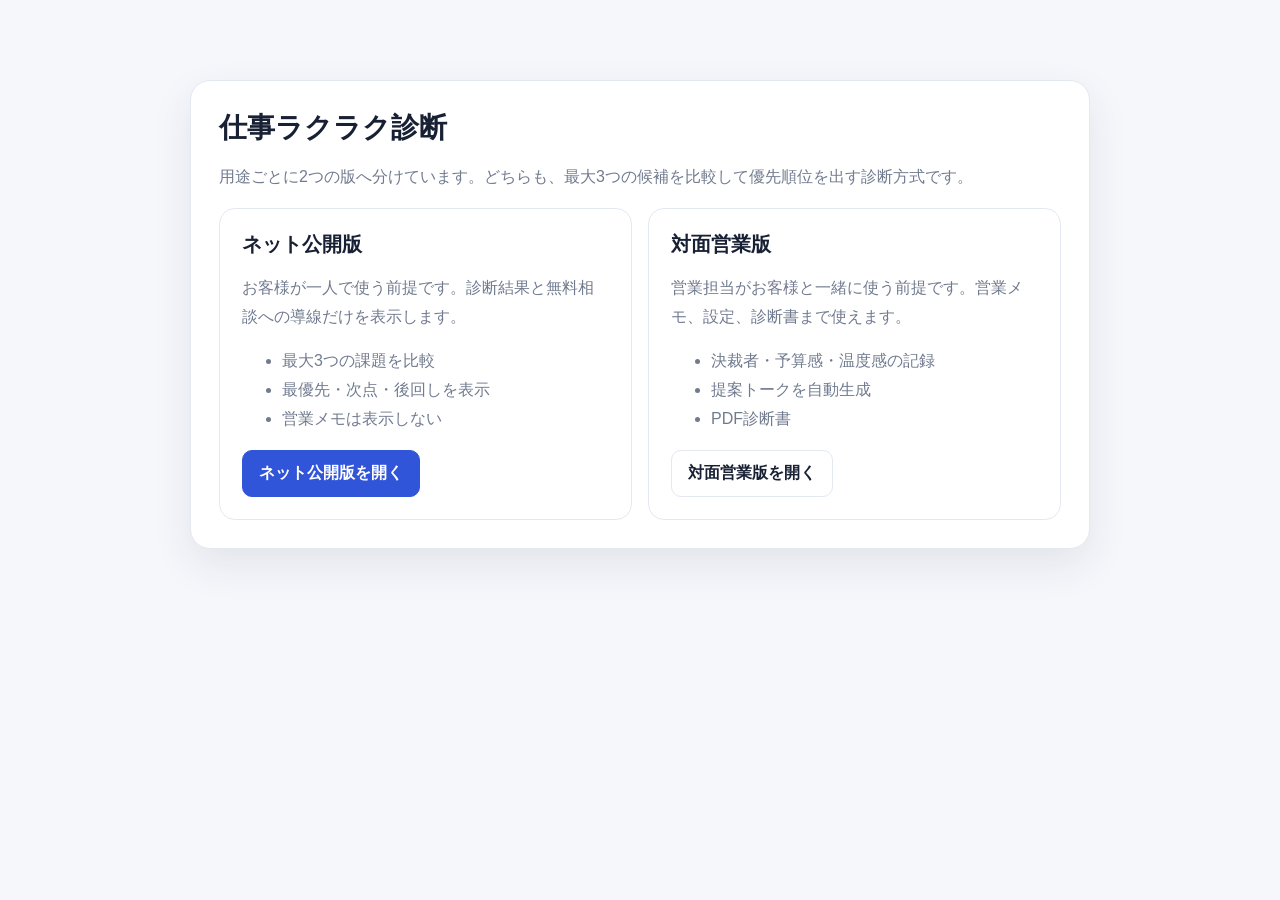
<file: diagnosis/index.html>
<!doctype html><html lang="ja"><head><meta charset="utf-8"><meta name="viewport" content="width=device-width,initial-scale=1"><title>仕事ラクラク診断｜版の選択</title><style>body{font-family:-apple-system,BlinkMacSystemFont,"Segoe UI","Noto Sans JP",sans-serif;margin:0;background:#f6f7fb;color:#182033}.wrap{max-width:900px;margin:60px auto;padding:20px}.card{background:#fff;border:1px solid #e4e8f0;border-radius:20px;padding:28px;box-shadow:0 16px 42px rgba(25,40,80,.09)}.grid{display:grid;grid-template-columns:1fr 1fr;gap:16px}.box{border:1px solid #e4e8f0;border-radius:16px;padding:22px}h1{font-size:28px;margin:0 0 10px}h2{font-size:20px;margin:0 0 8px}p,li{line-height:1.8;color:#717b8f}a.btn{display:inline-block;padding:12px 16px;border-radius:10px;text-decoration:none;font-weight:700;border:1px solid #3155d9;background:#3155d9;color:#fff}a.btn.secondary{background:#fff;color:#182033;border-color:#e4e8f0}@media(max-width:700px){.grid{grid-template-columns:1fr}}</style></head><body><div class="wrap"><div class="card"><h1>仕事ラクラク診断</h1><p>用途ごとに2つの版へ分けています。どちらも、最大3つの候補を比較して優先順位を出す診断方式です。</p><div class="grid"><div class="box"><h2>ネット公開版</h2><p>お客様が一人で使う前提です。診断結果と無料相談への導線だけを表示します。</p><ul><li>最大3つの課題を比較</li><li>最優先・次点・後回しを表示</li><li>営業メモは表示しない</li></ul><a class="btn" href="./public/">ネット公開版を開く</a></div><div class="box"><h2>対面営業版</h2><p>営業担当がお客様と一緒に使う前提です。営業メモ、設定、診断書まで使えます。</p><ul><li>決裁者・予算感・温度感の記録</li><li>提案トークを自動生成</li><li>PDF診断書</li></ul><a class="btn secondary" href="./face/">対面営業版を開く</a></div></div></div></div></body></html>
</file>
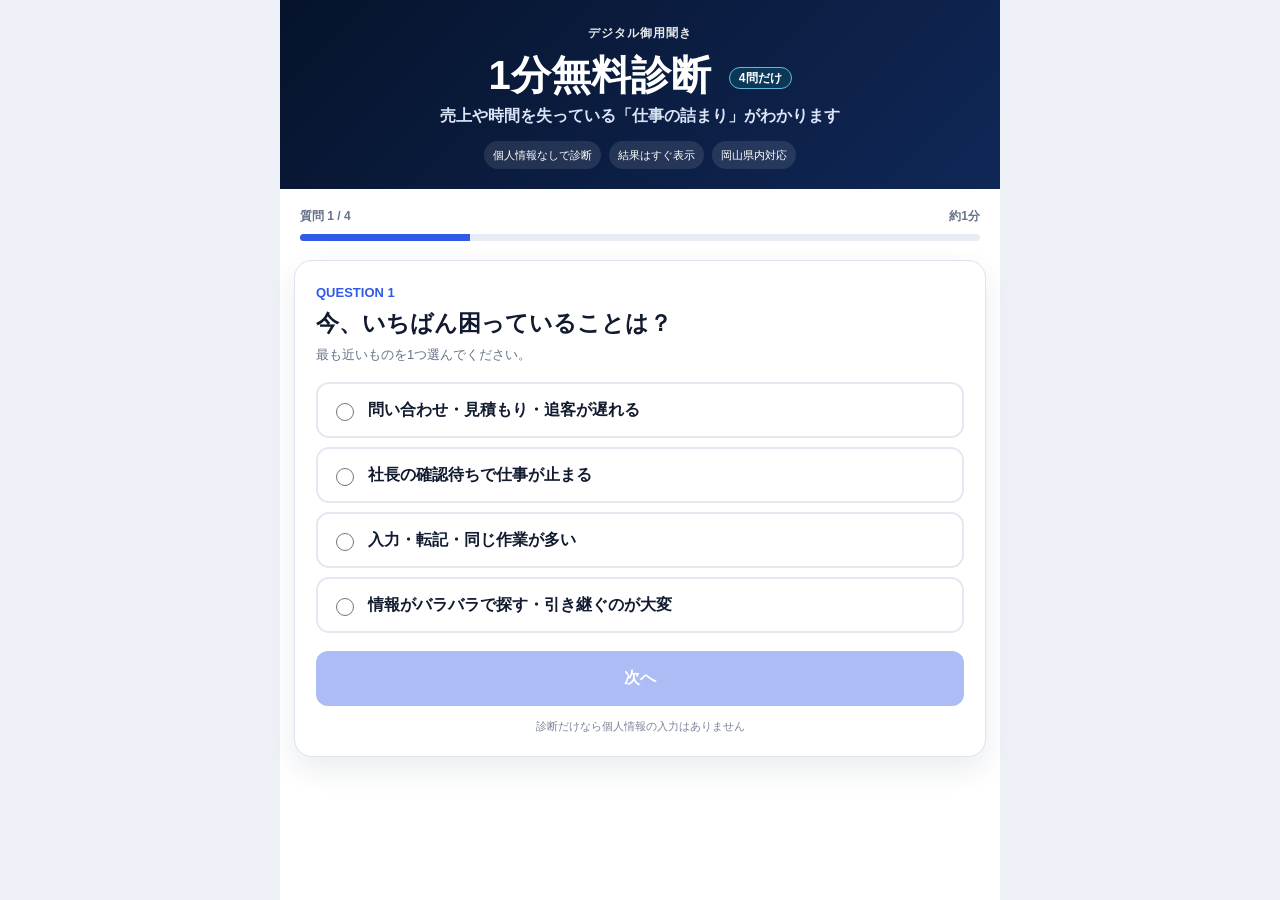
<file: diagnosis/face/index.html>
<!doctype html>
<html lang="ja">
<head>
<meta charset="utf-8">
<meta name="viewport" content="width=device-width,initial-scale=1,viewport-fit=cover">
<title>1分無料診断｜デジタル御用聞き</title>
<meta name="description" content="4つの質問で、小さな会社の売上・時間・業務の詰まりを診断。改善余地と最初に見直すポイントが1分でわかります。">
<style>
:root{--navy:#07152f;--blue:#315ae8;--orange:#f2610b;--green:#16885f;--ink:#111a2e;--muted:#667289;--line:#dce3ef;--soft:#f4f7fc;--white:#fff;--shadow:0 12px 30px rgba(26,43,82,.09)}
*{box-sizing:border-box}html{scroll-behavior:smooth}body{margin:0;background:#eef2f8;color:var(--ink);font-family:-apple-system,BlinkMacSystemFont,"Segoe UI","Hiragino Kaku Gothic ProN","Yu Gothic",Meiryo,sans-serif;line-height:1.65}button,input,select,textarea{font:inherit}.wrap{width:min(720px,100%);margin:auto;min-height:100vh;background:#fff}.hero{padding:24px 18px 20px;text-align:center;color:#fff;background:linear-gradient(135deg,#06132b,#102757)}.brand{font-size:12px;font-weight:800;letter-spacing:.09em;opacity:.9}.hero h1{margin:7px 0 4px;font-size:clamp(28px,7vw,40px);line-height:1.2}.hero p{margin:0;color:#dbe5f7;font-weight:650}.time{display:inline-block;margin-left:7px;padding:3px 9px;border:1px solid #65b7dc;border-radius:999px;background:#0b3858;font-size:12px;vertical-align:middle}.trust{display:flex;justify-content:center;gap:8px;flex-wrap:wrap;margin-top:12px}.trust span{padding:5px 9px;border-radius:999px;background:rgba(255,255,255,.1);font-size:11px}.progress-wrap{padding:18px 20px 4px}.progress-label{display:flex;justify-content:space-between;color:var(--muted);font-size:12px;font-weight:700;margin-bottom:7px}.bar{height:7px;border-radius:999px;background:#e8edf5;overflow:hidden}.bar span{display:block;height:100%;width:25%;background:var(--blue);transition:.25s}.screen{display:none;padding:15px 14px 32px}.screen.active{display:block}.card{background:#fff;border:1px solid var(--line);border-radius:18px;padding:21px;box-shadow:var(--shadow)}.qnum{color:var(--blue);font-size:13px;font-weight:900}.qhead h2{font-size:23px;line-height:1.4;margin:3px 0 5px}.hint{margin:0 0 17px;color:var(--muted);font-size:13px}.options{display:grid;gap:9px}.option{display:flex;align-items:center;gap:11px;min-height:56px;padding:12px 13px;border:2px solid #e3e8f1;border-radius:13px;background:#fff;cursor:pointer;font-weight:700;transition:.15s}.option:hover{border-color:#9bb0f2}.option.selected{border-color:var(--blue);background:#f2f5ff;color:#173bba}.option input{width:18px;height:18px;accent-color:var(--blue);flex:none}.nav{display:flex;gap:9px;margin-top:18px}.btn{border:0;border-radius:12px;padding:14px 16px;font-weight:900;cursor:pointer;text-align:center}.btn.primary{background:var(--blue);color:#fff;flex:1}.btn.back{background:#fff;color:var(--ink);border:1px solid var(--line)}.btn:disabled{opacity:.4;cursor:not-allowed}.privacy{text-align:center;color:#7b8497;font-size:11px;margin:11px 0 0}.result{padding:0 14px 42px;background:#f2f5fa}.result-header{margin:0 -14px;padding:17px;text-align:center;background:var(--navy);color:#fff;font-size:20px;font-weight:900}.result-card{margin-top:14px;background:#fff;border-radius:17px;padding:20px;box-shadow:var(--shadow)}.eyebrow{text-align:center;font-weight:900;color:#a35d08;background:#fff4d7;border-radius:8px;padding:7px}.result h2{text-align:center;font-size:clamp(27px,7vw,37px);line-height:1.34;margin:17px 0 8px}.accent{color:var(--orange)}.lead{text-align:center;color:#505c72;margin:0}.money{margin-top:18px;padding:18px;border:2px solid #ffd29a;border-radius:16px;background:linear-gradient(135deg,#fff,#fff5e7);text-align:center}.money-label{font-weight:900}.money-value{color:var(--orange);font-weight:950;font-size:clamp(36px,10vw,54px);line-height:1.15;margin:3px 0}.money-value small{font-size:18px}.money-note{font-size:11px;color:#7b8497}.mini-grid{display:grid;grid-template-columns:1fr 1fr;gap:10px}.mini{padding:15px;border:1px solid var(--line);border-radius:14px}.mini b{display:block;margin-bottom:4px}.mini p{margin:0;color:#59667c;font-size:14px}.simple-title{font-size:18px;margin:0 0 10px}.points{display:grid;gap:9px}.point{display:flex;gap:9px;font-size:15px}.check{color:var(--blue);font-weight:900}.service{border:2px solid #ffd39b;background:linear-gradient(145deg,#fffaf2,#fff0d4);text-align:center}.service .small{color:#c15d00;font-weight:900}.service h3{font-size:24px;line-height:1.35;margin:6px 0}.offer{margin:12px 0;padding:12px;border-radius:12px;background:#fff;text-align:left}.offer b{display:block}.offer span{font-size:13px;color:#5d687b}.cta{display:block;width:100%;margin-top:9px;padding:16px 12px;border:0;border-radius:12px;background:var(--orange);color:#fff;text-decoration:none;font-weight:950;font-size:17px;cursor:pointer}.cta.secondary{background:#fff;color:var(--green);border:2px solid var(--green)}.micro{font-size:11px;color:#69758a;margin:9px 0 0}.again{display:block;text-align:center;color:#61708b;margin-top:17px;font-weight:800}.form-wrap{display:none;margin-top:12px;padding:16px;background:#fff;border-radius:14px;text-align:left}.form-wrap.active{display:block}.form-wrap h4{margin:0 0 4px;font-size:18px}.form-wrap p{margin:0 0 12px;color:var(--muted);font-size:13px}.field{margin-top:10px}.field label{display:block;font-size:13px;font-weight:800;margin-bottom:4px}.field input,.field select,.field textarea{width:100%;padding:12px;border:1px solid #cfd7e5;border-radius:10px;background:#fff}.field textarea{min-height:80px;resize:vertical}.required{color:#d43d3d}.success{display:none;padding:18px;border-radius:13px;background:#eefaf4;color:#0b704c;font-weight:800;text-align:center}.success.active{display:block}.disclaimer{font-size:11px;color:#778197;margin-top:10px}.hidden{display:none!important}
@media(max-width:520px){.hero{padding:20px 14px 17px}.hero h1{font-size:28px}.hero p{font-size:13px}.screen{padding:12px 10px 28px}.card{padding:17px 13px;border-radius:15px;box-shadow:none}.qhead h2{font-size:20px}.option{font-size:14px;min-height:54px;padding:11px}.result-card{padding:17px 14px}.result h2{font-size:27px}.mini-grid{grid-template-columns:1fr}.nav{position:sticky;bottom:6px;background:rgba(255,255,255,.95);padding:7px 0}.btn{padding:14px}.money-value{font-size:44px}}
</style>
</head>
<body>
<div class="wrap">
<header class="hero"><div class="brand">デジタル御用聞き</div><h1>1分無料診断 <span class="time">4問だけ</span></h1><p>売上や時間を失っている「仕事の詰まり」がわかります</p><div class="trust"><span>個人情報なしで診断</span><span>結果はすぐ表示</span><span>岡山県内対応</span></div></header>
<div id="quiz"><div class="progress-wrap"><div class="progress-label"><span id="progressText">質問 1 / 4</span><span>約1分</span></div><div class="bar"><span id="progressBar"></span></div></div><div id="screens"></div></div>
<section id="result" class="result hidden" aria-live="polite"></section>
</div>
<script>
const API_URL='https://script.google.com/macros/s/AKfycbyRz6WNyjBgRvaTq9qHa4EXGlr2YBLoiTIV5vPngGmfQE3IY3mJ1ajBpHnfOv0hyuLxBg/exec';
const API_TOKEN='DIGITAL-GOYOUKIKI-2026';
const questions=[
 {q:'今、いちばん困っていることは？',hint:'最も近いものを1つ選んでください。',key:'issue',options:[['sales','問い合わせ・見積もり・追客が遅れる'],['owner','社長の確認待ちで仕事が止まる'],['repeat','入力・転記・同じ作業が多い'],['search','情報がバラバラで探す・引き継ぐのが大変']]},
 {q:'その問題で、よく起きることは？',hint:'実際に起きている状態で答えてください。',key:'symptom',options:[['customer','お客様を待たせる'],['staff','社長や社員の仕事が止まる'],['redo','やり直しや二度手間が出る'],['miss','連絡・請求・追客が漏れる']]},
 {q:'どのくらいの頻度で起きますか？',hint:'おおよその感覚で大丈夫です。',key:'frequency',options:[['rare','月に1回未満'],['monthly','月に1〜3回'],['weekly','週に1〜2回'],['often','週に3回以上・ほぼ毎日']]},
 {q:'改善するなら、何を優先したい？',hint:'一番近い目的を選んでください。',key:'goal',options:[['sales','売上機会を増やす'],['speed','対応や作業を速くする'],['time','社長・社員の時間を増やす'],['stable','数字や仕事を誰でも把握できるようにする']]}
];
const answers={};let current=0;
const screens=document.getElementById('screens');
questions.forEach((x,i)=>{screens.insertAdjacentHTML('beforeend',`<section class="screen ${i===0?'active':''}" data-i="${i}"><div class="card"><div class="qhead"><div class="qnum">QUESTION ${i+1}</div><h2>${x.q}</h2><p class="hint">${x.hint}</p></div><div class="options">${x.options.map(o=>`<label class="option"><input type="radio" name="${x.key}" value="${o[0]}"><span>${o[1]}</span></label>`).join('')}</div><div class="nav">${i?'<button class="btn back" type="button">戻る</button>':''}<button class="btn primary next" type="button" disabled>${i===questions.length-1?'無料で結果を見る':'次へ'}</button></div><p class="privacy">診断だけなら個人情報の入力はありません</p></div></section>`)});
const screenEls=[...document.querySelectorAll('.screen')];
function track(name,data={}){window.dataLayer=window.dataLayer||[];window.dataLayer.push({event:name,...data})}
function show(i){current=i;screenEls.forEach((s,n)=>s.classList.toggle('active',n===i));document.getElementById('progressText').textContent=`質問 ${i+1} / ${questions.length}`;document.getElementById('progressBar').style.width=`${((i+1)/questions.length)*100}%`;scrollTo({top:0,behavior:'smooth'});track('diagnosis_step',{step:i+1})}
document.addEventListener('change',e=>{if(!e.target.matches('input[type=radio]'))return;const s=e.target.closest('.screen');s.querySelectorAll('.option').forEach(x=>x.classList.remove('selected'));e.target.closest('.option').classList.add('selected');answers[questions[+s.dataset.i].key]=e.target.value;s.querySelector('.next').disabled=false});
document.addEventListener('click',e=>{if(e.target.matches('.back'))show(current-1);if(e.target.matches('.next')){if(current<questions.length-1)show(current+1);else renderResult()}if(e.target.matches('[data-open-form]'))openForm(e.target.dataset.intent);if(e.target.id==='restart')location.reload()});
const resultMap={
 sales:{title:'対応の遅れで、',accent:'売上機会を逃している可能性',desc:'問い合わせ・見積もり・追客の流れが人任せになり、検討中のお客様が離れているかもしれません。',first:'問い合わせから次回連絡までを1枚で見える化',service:'顧客・見積もり・追客管理の仕組みづくり'},
 owner:{title:'確認が社長に集中し、',accent:'会社全体の速度が落ちている状態',desc:'社員が判断できず、社長も本来の営業や経営に集中しにくくなっています。',first:'社長確認が必要な仕事と不要な仕事を分ける',service:'承認ルール・役割・情報共有の整理'},
 repeat:{title:'二度手間が積み重なり、',accent:'利益を静かに削っている状態',desc:'転記・集計・定型連絡に時間を使い、売上につながる仕事が後回しになっています。',first:'繰り返している作業を3つだけ洗い出す',service:'入力・集計・連絡業務の自動化'},
 search:{title:'情報が散らばり、',accent:'探す・確認する作業が増えている状態',desc:'顧客情報や案件状況がLINE・紙・Excelに分かれ、判断と対応が遅れています。',first:'顧客・案件情報の保存場所を1つに決める',service:'顧客・案件情報の一元管理'}
};
function estimate(){const f={rare:1,monthly:3,weekly:7,often:16}[answers.frequency]||3;const s={customer:1.3,staff:1.2,redo:1,miss:1.5}[answers.symptom]||1;const g={sales:1.35,speed:1.1,time:1,stable:1.1}[answers.goal]||1;const base=Math.round(f*s*g*6000/10000)*10000;const low=Math.max(30000,Math.round(base*.7/10000)*10000);const high=Math.max(low+30000,Math.round(base*1.4/10000)*10000);return{low,high}}
function yen(n){return new Intl.NumberFormat('ja-JP').format(n)}
function renderResult(){track('diagnosis_complete',{issue:answers.issue});document.getElementById('quiz').classList.add('hidden');const d=resultMap[answers.issue],m=estimate();const result=document.getElementById('result');result.classList.remove('hidden');result.innerHTML=`<div class="result-header">診断結果</div><div class="result-card"><div class="eyebrow">あなたの会社で、最初に確認したい課題</div><h2>${d.title}<br><span class="accent">${d.accent}</span></h2><p class="lead">${d.desc}</p><div class="money"><div class="money-label">1か月あたりの改善余地（簡易推定）</div><div class="money-value"><small>約</small>${yen(m.low/10000)}〜${yen(m.high/10000)}<small>万円相当</small></div><div class="money-note">業務負担と機会損失を回答内容から概算した目安です</div></div></div><div class="result-card"><div class="mini-grid"><div class="mini"><b>まず確認すること</b><p>${d.first}</p></div><div class="mini"><b>相性のよい支援</b><p>${d.service}</p></div></div></div><div class="result-card"><h3 class="simple-title">放置したときに起きやすいこと</h3><div class="points"><div class="point"><span class="check">✓</span><span>対応や判断がさらに遅れる</span></div><div class="point"><span class="check">✓</span><span>売上につながらない作業が増える</span></div><div class="point"><span class="check">✓</span><span>社長や特定の社員への負担が強まる</span></div></div></div><div class="result-card service"><div class="small">診断だけで終わらせないために</div><h3>御社向けの「最初の3手」を<br>無料で整理します</h3><div class="offer"><b>無料改善メモ</b><span>優先課題・最初にやること・合いそうな支援を1枚に整理</span></div><button class="cta" data-open-form data-intent="memo">無料改善メモを受け取る</button><button class="cta secondary" data-open-form data-intent="consultation">15分の無料相談を予約する</button><p class="micro">相談前の売り込みはありません。電話番号は任意です。</p><div id="leadForm" class="form-wrap"><h4 id="formTitle">無料改善メモを受け取る</h4><p>診断結果をもとに、御社向けに内容を整理してご連絡します。</p><form id="contactForm"><input type="hidden" id="intent" value="memo"><div class="field"><label>会社名・屋号 <span class="required">必須</span></label><input id="company" required autocomplete="organization"></div><div class="field"><label>お名前 <span class="required">必須</span></label><input id="name" required autocomplete="name"></div><div class="field"><label>メールアドレス <span class="required">必須</span></label><input id="email" type="email" required autocomplete="email"></div><div class="field"><label>電話番号（任意）</label><input id="phone" type="tel" autocomplete="tel"></div><div class="field"><label>希望する連絡方法</label><select id="contactMethod"><option>メール</option><option>電話</option><option>LINE</option></select></div><div class="field"><label>補足（任意）</label><textarea id="note" placeholder="現在の状況や相談したいこと"></textarea></div><button class="cta" id="submitBtn" type="submit">この内容で送信する</button><p class="disclaimer">入力情報は相談対応のみに使用します。送信により契約が発生することはありません。</p></form><div id="success" class="success">送信しました。内容を確認してご連絡します。</div></div></div><button id="restart" class="again" type="button">もう一度診断する</button>`;scrollTo({top:0,behavior:'smooth'});document.getElementById('contactForm').addEventListener('submit',submitLead)}
function openForm(intent){const box=document.getElementById('leadForm');box.classList.add('active');document.getElementById('intent').value=intent;document.getElementById('formTitle').textContent=intent==='memo'?'無料改善メモを受け取る':'15分の無料相談を申し込む';box.scrollIntoView({behavior:'smooth',block:'start'});track('lead_form_open',{intent})}
async function submitLead(e){e.preventDefault();const btn=document.getElementById('submitBtn');btn.disabled=true;btn.textContent='送信中…';const intent=document.getElementById('intent').value;const payload={action:'createConsultation',token:API_TOKEN,data:{'会社名':document.getElementById('company').value.trim(),'担当者名':document.getElementById('name').value.trim(),'メールアドレス':document.getElementById('email').value.trim(),'電話番号':document.getElementById('phone').value.trim(),'希望連絡方法':document.getElementById('contactMethod').value,'相談内容':document.getElementById('note').value.trim(),'申込種別':intent==='memo'?'無料改善メモ':'15分無料相談','診断タイプ':answers.issue,'診断回答':JSON.stringify(answers),'流入元':'対面営業版診断ツール'}};try{const r=await fetch(API_URL,{method:'POST',headers:{'Content-Type':'text/plain;charset=utf-8'},body:JSON.stringify(payload)});const j=await r.json();if(!j.success)throw new Error(j.message||'送信に失敗しました');e.target.classList.add('hidden');document.getElementById('success').classList.add('active');track('lead_submit',{intent,issue:answers.issue})}catch(err){alert('送信できませんでした。時間をおいてもう一度お試しください。');btn.disabled=false;btn.textContent='この内容で送信する'}}
track('diagnosis_start');
</script>
</body>
</html>
</file>
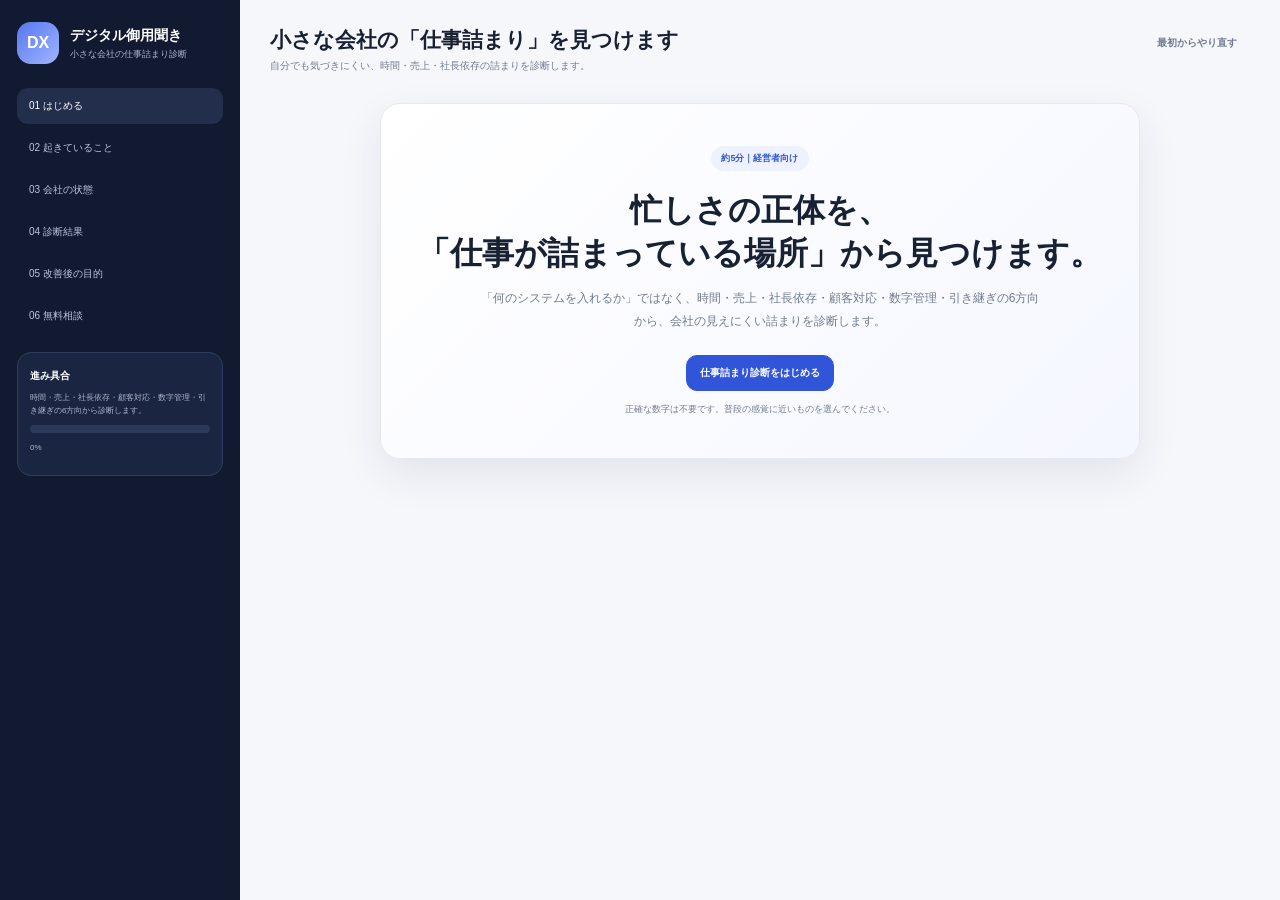
<file: diagnosis/public/index.html>
<!doctype html>
<html lang="ja"><head><meta charset="utf-8"><meta name="viewport" content="width=device-width,initial-scale=1"><title>小さな会社の仕事詰まり診断｜ネット公開版</title><link rel="stylesheet" href="../style.css"><link rel="stylesheet" href="../v5-extra.css"><link rel="stylesheet" href="../v5-price.css"></head>
<body data-mode="public"><div class="shell"><aside class="sidebar"><div class="brand"><div class="brandmark">DX</div><div><b>デジタル御用聞き</b><span>小さな会社の仕事詰まり診断</span></div></div><nav><button class="active" data-view="welcome">01 はじめる</button><button data-view="symptoms">02 起きていること</button><button data-view="questions">03 会社の状態</button><button data-view="result">04 診断結果</button><button data-view="future">05 改善後の目的</button><button data-view="contact">06 無料相談</button></nav><div class="side-card"><b>進み具合</b><p>時間・売上・社長依存・顧客対応・数字管理・引き継ぎの6方向から診断します。</p><div class="progress"><span id="progressBar" style="width:0%"></span></div><p id="progressText">0%</p></div></aside><main class="main"><div class="top"><div><h1 id="pageTitle">小さな会社の「仕事詰まり」を見つけます</h1><p id="pageSub">自分でも気づきにくい、時間・売上・社長依存の詰まりを診断します。</p></div><div class="minor no-print"><button class="btn text" id="restartBtn">最初からやり直す</button></div></div><section id="welcome" class="view active"></section><section id="symptoms" class="view"></section><section id="questions" class="view"></section><section id="thinking" class="view"></section><section id="result" class="view"></section><section id="future" class="view"></section><section id="contact" class="view"></section><section id="sales" class="view"></section><section id="settings" class="view"></section><section id="report" class="view"></section></main></div><div class="toast" id="toast"></div><script src="../app-v5-1.js"></script><script src="../app-v5-2.js"></script><script src="../app-v5-3.js"></script><script src="../app-v5-4.js"></script><script src="../v5-price.js"></script><script src="../v5-auto-scroll.js"></script></body></html>
</file>
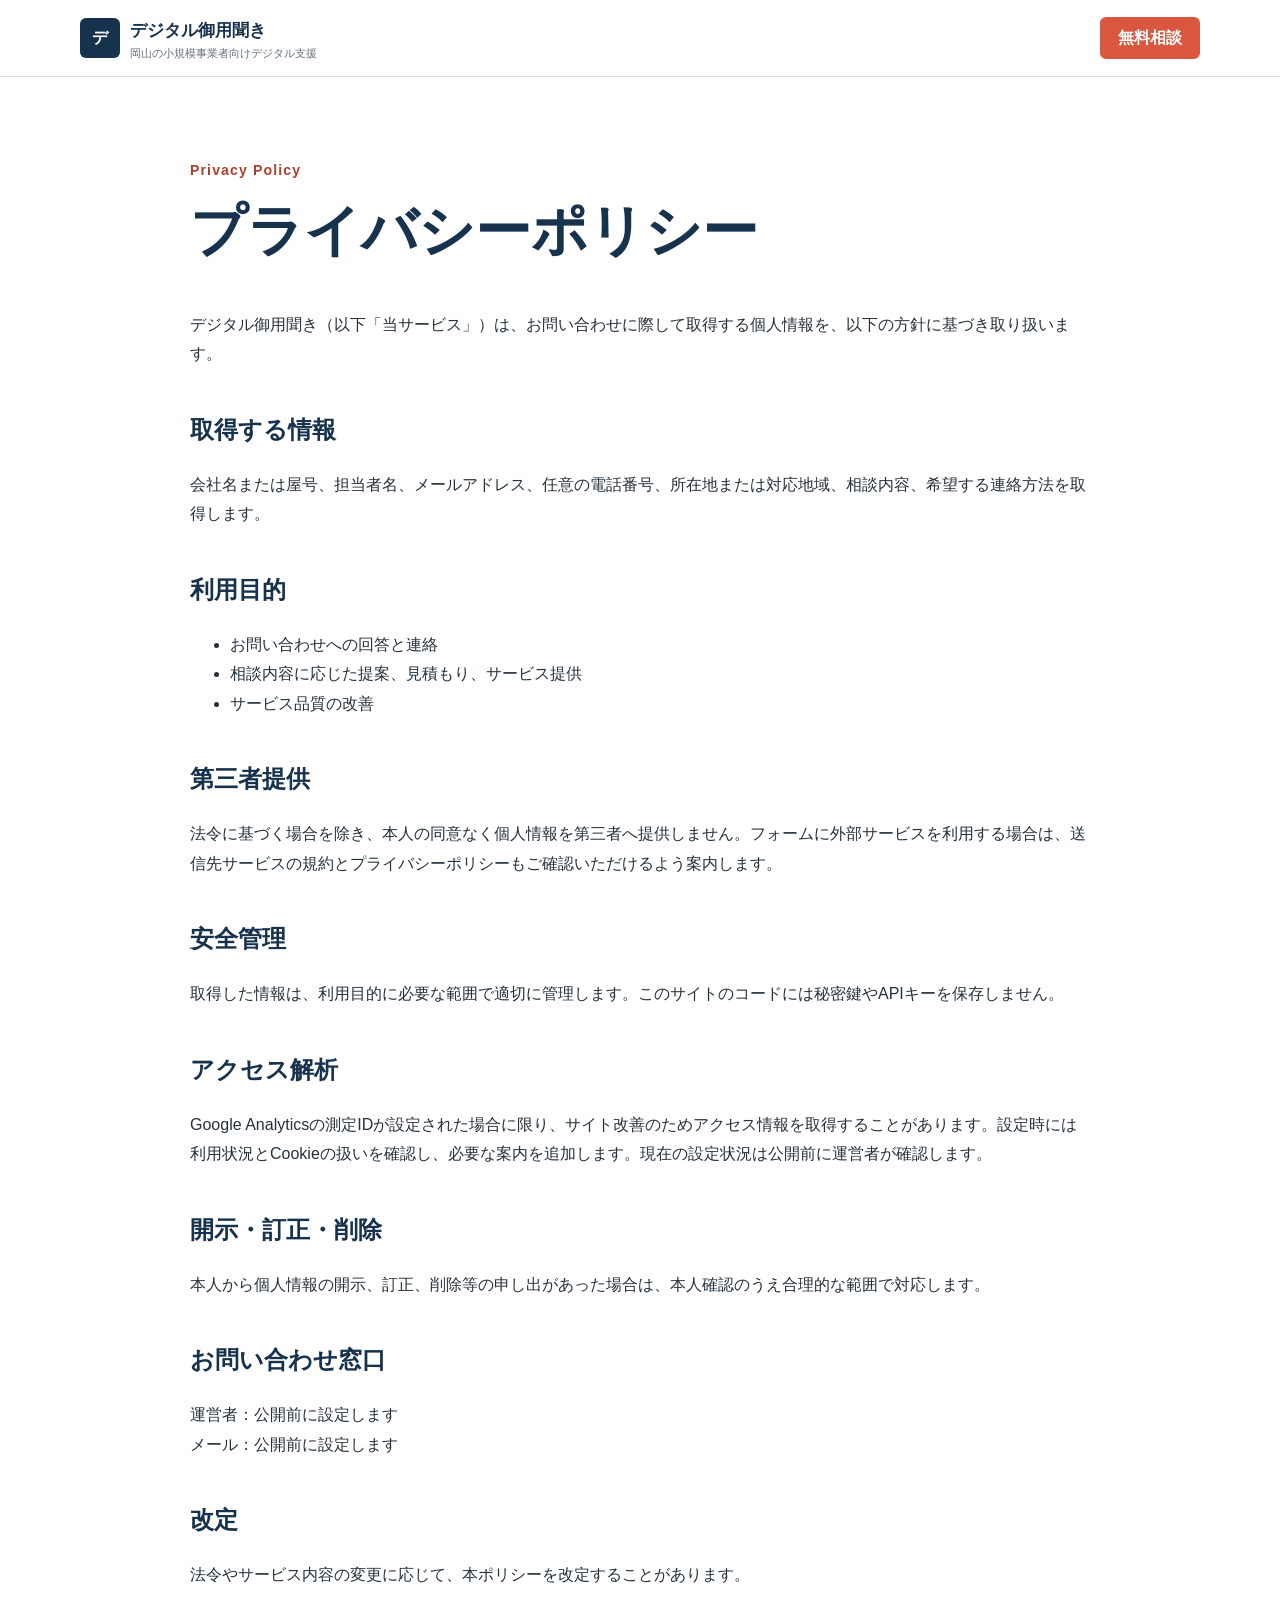
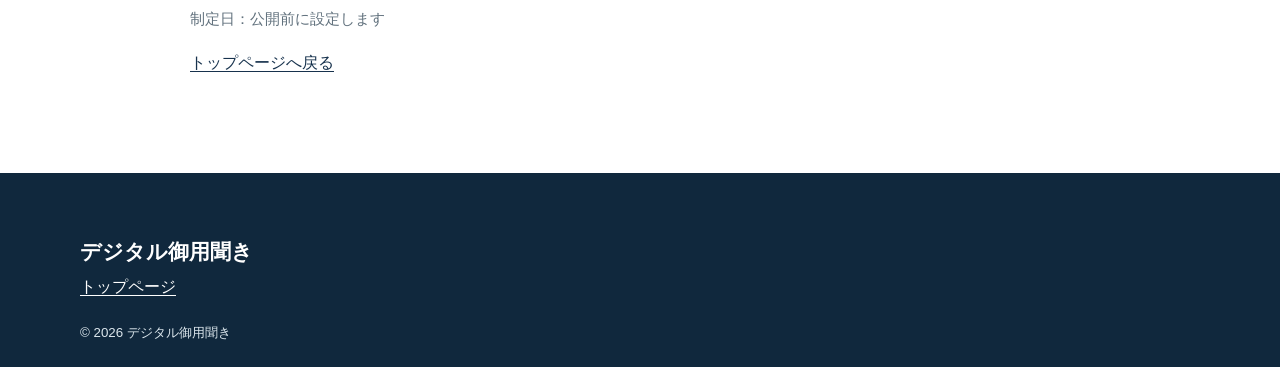
<file: privacy.html>
<!doctype html><html lang="ja"><head><meta charset="utf-8"><meta name="viewport" content="width=device-width,initial-scale=1"><title>プライバシーポリシー｜デジタル御用聞き</title><meta name="description" content="デジタル御用聞きのプライバシーポリシーです。"><meta name="robots" content="index,follow"><link rel="icon" href="assets/images/favicon.svg" type="image/svg+xml"><link rel="stylesheet" href="assets/css/style.css"><script src="config/site-config.js"></script><script src="assets/js/main.js" defer></script></head><body><a class="skip-link" href="#main">本文へ移動</a><header class="site-header"><div class="container header-inner"><a class="brand" href="index.html"><span class="brand-mark" aria-hidden="true">デ</span><span><b>デジタル御用聞き</b><small>岡山の小規模事業者向けデジタル支援</small></span></a><a class="button button-small" href="index.html#consultation">無料相談</a></div></header><main id="main" class="legal-page"><div class="container narrow"><p class="section-kicker">Privacy Policy</p><h1>プライバシーポリシー</h1><p>デジタル御用聞き（以下「当サービス」）は、お問い合わせに際して取得する個人情報を、以下の方針に基づき取り扱います。</p><h2>取得する情報</h2><p>会社名または屋号、担当者名、メールアドレス、任意の電話番号、所在地または対応地域、相談内容、希望する連絡方法を取得します。</p><h2>利用目的</h2><ul><li>お問い合わせへの回答と連絡</li><li>相談内容に応じた提案、見積もり、サービス提供</li><li>サービス品質の改善</li></ul><h2>第三者提供</h2><p>法令に基づく場合を除き、本人の同意なく個人情報を第三者へ提供しません。フォームに外部サービスを利用する場合は、送信先サービスの規約とプライバシーポリシーもご確認いただけるよう案内します。</p><h2>安全管理</h2><p>取得した情報は、利用目的に必要な範囲で適切に管理します。このサイトのコードには秘密鍵やAPIキーを保存しません。</p><h2>アクセス解析</h2><p>Google Analyticsの測定IDが設定された場合に限り、サイト改善のためアクセス情報を取得することがあります。設定時には利用状況とCookieの扱いを確認し、必要な案内を追加します。現在の設定状況は公開前に運営者が確認します。</p><h2>開示・訂正・削除</h2><p>本人から個人情報の開示、訂正、削除等の申し出があった場合は、本人確認のうえ合理的な範囲で対応します。</p><h2>お問い合わせ窓口</h2><!-- TODO: 公開前に運営者名・メールアドレス・制定日を設定する --><p>運営者：<span data-config="operatorName">公開前に設定します</span><br>メール：<span data-config="email">公開前に設定します</span></p><h2>改定</h2><p>法令やサービス内容の変更に応じて、本ポリシーを改定することがあります。</p><p class="note">制定日：公開前に設定します</p><p><a href="index.html">トップページへ戻る</a></p></div></main><footer class="site-footer"><div class="container"><strong>デジタル御用聞き</strong><p><a href="index.html" style="color:#fff">トップページ</a></p><small>© 2026 デジタル御用聞き</small></div></footer></body></html>
</file>
<file: assets/css/style.css>
:root{--navy:#17324d;--navy-2:#244966;--ink:#24313b;--muted:#61717d;--coral:#d9573f;--coral-dark:#ae3f2d;--orange:#e9863c;--cream:#fff8ef;--soft:#f3f6f7;--white:#fff;--line:#d8e0e4;--green:#176a4a;--shadow:0 16px 40px rgba(23,50,77,.12);--radius:8px;--container:1120px}
*{box-sizing:border-box}html{scroll-behavior:smooth;scroll-padding-top:90px}body{margin:0;color:var(--ink);font-family:-apple-system,BlinkMacSystemFont,"Hiragino Kaku Gothic ProN","Yu Gothic",Meiryo,sans-serif;font-size:16px;line-height:1.85;background:var(--white);overflow-wrap:anywhere}img{max-width:100%;height:auto}a{color:var(--navy);text-underline-offset:3px}button,input,textarea{font:inherit}button,a{touch-action:manipulation}h1,h2,h3,p{margin-top:0}h1,h2{font-family:"Yu Mincho","Hiragino Mincho ProN",serif;line-height:1.45;letter-spacing:0}h2{font-size:clamp(1.75rem,3vw,2.65rem);margin-bottom:22px}h3{line-height:1.5}.container{width:min(calc(100% - 40px),var(--container));margin-inline:auto}.narrow{max-width:900px}.section{padding:96px 0}.section-soft{background:var(--soft)}.section-navy,.price-section,.consultation{background:var(--navy);color:var(--white)}.section-kicker{margin-bottom:8px;color:var(--coral-dark);font-weight:800;font-size:.88rem;letter-spacing:.08em}.section-kicker.light{color:#ffb08b}.section-intro{max-width:760px;font-size:1.08rem}.note,.center-note{color:var(--muted);font-size:.92rem}.center-note{text-align:center;margin-top:32px}.skip-link{position:fixed;z-index:1000;left:12px;top:-100px;background:var(--white);padding:10px 16px;border:2px solid var(--navy)}.skip-link:focus{top:12px}:focus-visible{outline:3px solid #f3a43b;outline-offset:3px}.site-header{position:sticky;top:0;z-index:100;background:rgba(255,255,255,.97);border-bottom:1px solid var(--line);backdrop-filter:blur(8px)}.header-inner{height:76px;display:flex;align-items:center;justify-content:space-between;gap:24px}.brand{display:flex;align-items:center;gap:10px;text-decoration:none;color:var(--navy)}.brand-mark{width:40px;height:40px;display:grid;place-items:center;border-radius:6px;background:var(--navy);color:var(--white);font-weight:900}.brand b,.brand small{display:block}.brand b{font-size:1.05rem}.brand small{font-size:.68rem;color:var(--muted);line-height:1.3}.desktop-nav{display:flex;align-items:center;gap:20px}.desktop-nav>a:not(.button){font-size:.88rem;font-weight:700;text-decoration:none}.button{min-height:50px;display:inline-flex;align-items:center;justify-content:center;gap:8px;padding:12px 24px;border:2px solid var(--coral);border-radius:6px;background:var(--coral);color:var(--white);font-weight:800;text-decoration:none;line-height:1.35;cursor:pointer;transition:background .15s,border-color .15s,transform .15s}.button:hover{background:var(--coral-dark);border-color:var(--coral-dark)}.button:active{transform:translateY(1px)}.button-small{min-height:42px;padding:8px 16px}.button-outline{background:transparent;color:var(--navy);border-color:var(--navy)}.button-outline:hover{background:var(--navy);color:var(--white)}.button-line{background:var(--green);border-color:var(--green)}.button-line:hover{background:#10543b;border-color:#10543b}.button-note{display:block;font-size:.68rem;font-weight:500}.is-disabled,.button:disabled{opacity:.58;cursor:not-allowed}.menu-button{display:none;width:46px;height:46px;border:0;background:transparent;padding:10px}.menu-button span{display:block;height:2px;background:var(--navy);margin:6px 0}.mobile-menu{padding:12px 20px 20px;background:var(--white);border-top:1px solid var(--line)}.mobile-menu a{display:block;padding:12px;font-weight:700;text-decoration:none}.mobile-menu .button{margin-top:8px}.hero{padding:74px 0 30px;background:linear-gradient(120deg,var(--cream) 0 62%,#edf3f4 62%)}.hero-grid{display:grid;grid-template-columns:minmax(0,1.35fr) minmax(300px,.65fr);gap:64px;align-items:center}.eyebrow{display:inline-block;color:var(--navy);font-weight:800;border-left:5px solid var(--coral);padding-left:12px}.hero h1{font-size:clamp(2.25rem,4.5vw,4.25rem);margin:16px 0 22px;color:var(--navy)}.hero h1 span{color:var(--coral-dark)}.hero-lead{font-size:1.22rem;font-weight:700;line-height:1.75}.hero-actions{display:flex;flex-wrap:wrap;gap:12px;margin:30px 0 14px}.reassurance{font-size:.9rem;color:var(--muted)}.hero-panel{background:var(--white);border:1px solid var(--line);box-shadow:var(--shadow);padding:16px;border-radius:var(--radius)}.portrait-placeholder,.profile-photo{display:grid;place-items:center;text-align:center;background:repeating-linear-gradient(135deg,#e5ebed,#e5ebed 16px,#f4f6f6 16px,#f4f6f6 32px);color:var(--navy);border:1px dashed #94a6af}.portrait-placeholder{aspect-ratio:4/3}.portrait-placeholder span,.profile-photo span{font-family:"Yu Mincho",serif;font-size:1.8rem;font-weight:800}.portrait-placeholder small,.profile-photo small{display:block;color:var(--muted)}.price-compact{padding:20px 8px 8px}.price-compact>*{display:block}.price-compact strong{font-size:1.85rem;color:var(--coral-dark);line-height:1.4}.price-compact span{font-size:.82rem;color:var(--muted)}.trust-list{display:grid;grid-template-columns:repeat(4,1fr);gap:1px;margin-top:56px;background:#ccd7db;border:1px solid #ccd7db}.trust-list span{padding:13px 8px;background:var(--white);color:var(--navy);font-weight:800;text-align:center;font-size:.88rem}.issue-list{display:grid;grid-template-columns:1fr 1fr;gap:12px 24px;padding:0;list-style:none}.issue-list li{position:relative;padding:15px 16px 15px 48px;border-bottom:1px solid var(--line)}.issue-list li::before{content:"✓";position:absolute;left:16px;color:var(--coral-dark);font-weight:900}.section-navy .section-intro{color:#dce7ed}.solution-grid{display:grid;grid-template-columns:1fr 1fr;gap:1px;background:#4e6578;border:1px solid #4e6578;margin-top:40px}.solution-grid article{padding:30px;background:var(--navy)}.solution-grid b{color:#ffad82}.solution-grid h3{margin:8px 0;font-size:1.25rem}.solution-grid p{margin:0;color:#dce7ed}.disclaimer{margin:28px 0 0;padding:16px 18px;background:rgba(255,255,255,.08);font-size:.9rem}.included-grid{display:grid;grid-template-columns:repeat(3,1fr);gap:24px}.included-grid>div{border-top:5px solid var(--coral);padding:26px;background:var(--soft)}.included-grid h3{color:var(--navy)}.included-grid ul,.price-box ul{padding-left:1.3em}.comparison-wrap{overflow:hidden;border:1px solid var(--line);background:var(--white)}table{width:100%;border-collapse:collapse}th,td{padding:17px 20px;border-bottom:1px solid var(--line);text-align:left;vertical-align:top}thead th{background:var(--navy);color:var(--white)}tbody th{width:20%;color:var(--navy)}tbody td:nth-child(2){background:#fff9f5;font-weight:700}.flow-list{display:grid;grid-template-columns:repeat(3,1fr);gap:20px;padding:0;list-style:none}.flow-list li{display:flex;gap:16px;padding:22px;border:1px solid var(--line);border-top:4px solid var(--navy)}.flow-list b{color:var(--coral-dark)}.flow-list strong{display:block;color:var(--navy);font-size:1.08rem}.work-card{display:grid;grid-template-columns:1fr 1.2fr;background:var(--white);border:1px solid var(--line)}.work-placeholder{min-height:360px;display:grid;place-items:center;text-align:center;background:repeating-linear-gradient(135deg,#dce4e6,#dce4e6 20px,#edf1f2 20px,#edf1f2 40px);color:var(--navy);font-size:1.5rem;font-weight:800}.work-copy{padding:32px}.tag{display:inline-block;background:var(--cream);color:var(--coral-dark);padding:3px 10px;font-size:.8rem;font-weight:800}.work-copy dl div,.site-footer dl div{display:grid;grid-template-columns:120px 1fr;border-bottom:1px solid var(--line);padding:9px 0}.work-copy dt,.site-footer dt{font-weight:800}.work-copy dd,.site-footer dd{margin:0}.profile-grid{display:grid;grid-template-columns:360px 1fr;gap:64px;align-items:center}.profile-photo{aspect-ratio:4/5}.profile-name{font-weight:800;color:var(--navy)}.source-todo{display:none}.price-grid{display:grid;grid-template-columns:1fr 1fr;gap:60px;align-items:center}.price-section h2{color:var(--white)}.price-section>div>div>p{color:#dce7ed}.price-box{padding:36px;background:var(--white);color:var(--ink);box-shadow:var(--shadow);border-top:7px solid var(--coral)}.price-box>*{display:block}.price-box strong{font-size:2.2rem;color:var(--coral-dark);margin:8px 0 18px}.price-notes{margin-top:36px;padding:22px;background:rgba(255,255,255,.08)}.price-notes p{margin:0;font-weight:800}.faq-list{border-top:1px solid var(--line)}details{border-bottom:1px solid var(--line)}summary{position:relative;padding:22px 48px 22px 10px;cursor:pointer;font-weight:800;color:var(--navy);list-style:none}summary::after{content:"＋";position:absolute;right:14px;font-size:1.25rem}details[open] summary::after{content:"−"}details p{padding:0 48px 22px 10px;margin:0}.consultation h2{color:var(--white)}.consultation>.container>.section-intro{color:#dce7ed}.consultation-grid{display:grid;grid-template-columns:.75fr 1.25fr;gap:30px;align-items:start}.line-panel,.consultation-form{padding:32px;background:var(--white);color:var(--ink)}.consultation-form{display:grid;gap:8px}.consultation-form h3,.line-panel h3{color:var(--navy);font-size:1.4rem}.consultation-form input,.consultation-form textarea{width:100%;border:1px solid #9baab2;border-radius:4px;padding:12px;background:var(--white);color:var(--ink)}.consultation-form input:focus,.consultation-form textarea:focus{border-color:var(--navy)}.consultation-form label{font-weight:700}.consultation-form em,.required-note span{font-style:normal;color:#a73525;font-size:.76rem}.consultation-form fieldset{margin:10px 0;border:1px solid var(--line)}.radio{display:inline-flex;align-items:center;margin-right:20px}.radio input,.privacy-check input{width:auto;margin-right:6px}.privacy-check{margin:8px 0}.setup-note{font-size:.82rem;color:var(--muted)}.form-status{min-height:30px;margin:4px 0;font-weight:700}.form-status.error{color:#a73525}.form-status.success{color:var(--green)}.form-status.pending{color:var(--navy)}.honeypot{position:absolute!important;left:-9999px!important}.other-support{padding:64px 0;background:var(--cream)}.other-support .container{display:grid;grid-template-columns:.8fr 1.2fr;gap:60px}.other-support h2{font-size:2rem}.site-footer{padding:60px 0 20px;background:#10283d;color:#dce7ed}.footer-grid{display:grid;grid-template-columns:1fr 1.4fr .7fr;gap:40px}.site-footer strong{font-size:1.3rem;color:var(--white)}.site-footer dl{margin:0}.site-footer dl div{border-color:#365268}.site-footer nav a{display:block;color:var(--white);padding:5px}.copyright{margin-top:40px;padding-top:16px;border-top:1px solid #365268}
@media (max-width:960px){.desktop-nav{display:none}.menu-button{display:block}.hero-grid,.profile-grid,.price-grid{grid-template-columns:1fr}.hero{background:var(--cream)}.hero-panel{max-width:560px}.trust-list{grid-template-columns:1fr 1fr}.included-grid{grid-template-columns:1fr}.flow-list{grid-template-columns:1fr 1fr}.consultation-grid{grid-template-columns:1fr}.footer-grid{grid-template-columns:1fr 1fr}.profile-photo{max-width:360px}.work-card{grid-template-columns:1fr}.work-placeholder{min-height:260px}}
@media (max-width:640px){.container{width:min(calc(100% - 28px),var(--container))}.section{padding:68px 0}.header-inner{height:68px}.brand small{display:none}.hero{padding-top:46px}.hero-grid{gap:34px}.hero h1{font-size:2.25rem}.hero h1 br{display:none}.hero-lead{font-size:1.08rem}.hero-actions{display:grid}.hero-actions .button{width:100%}.trust-list{grid-template-columns:1fr}.issue-list,.solution-grid,.flow-list,.other-support .container,.footer-grid{grid-template-columns:1fr}.solution-grid article{padding:24px}.comparison-wrap{border:0;background:transparent}table,thead,tbody,tr,th,td{display:block}thead{position:absolute;left:-9999px}tbody tr{margin-bottom:16px;border:1px solid var(--line);background:var(--white)}tbody th{width:auto;background:var(--navy);color:var(--white)}tbody td{padding-left:18px}tbody td:nth-child(2)::before{content:"デジタル御用聞き";display:block;color:var(--coral-dark);font-size:.78rem}tbody td:nth-child(3)::before{content:"一般的な格安テンプレート制作";display:block;color:var(--muted);font-size:.78rem;font-weight:700}.work-copy,.line-panel,.consultation-form,.price-box{padding:24px}.work-copy dl div{grid-template-columns:1fr}.work-copy dd{margin-top:2px}.price-box strong{font-size:1.8rem}.radio{display:flex;margin:8px 0}.site-footer dl div{grid-template-columns:1fr}.footer-grid{gap:28px}}
@media (prefers-reduced-motion:reduce){html{scroll-behavior:auto}.button{transition:none}}
.legal-page{padding:80px 0}.legal-page h1{font-size:clamp(2rem,5vw,3.5rem);color:var(--navy)}.legal-page h2{margin-top:44px;font-size:1.5rem;color:var(--navy)}.error-page{min-height:100vh;display:grid;place-items:center;padding:40px 0;background:var(--cream)}.error-page h1{font-size:clamp(2rem,5vw,3.5rem);color:var(--navy)}
</file>
<file: diagnosis/style.css>
:root{
 --bg:#f6f7fb;--panel:#fff;--ink:#182033;--muted:#717b8f;--line:#e4e8f0;
 --brand:#3155d9;--soft:#eef2ff;--green:#168965;--greenSoft:#eaf8f3;--amber:#bd790f;--amberSoft:#fff4df;
 --danger:#c74c4c;--shadow:0 16px 42px rgba(25,40,80,.09)
}
*{box-sizing:border-box}
html,body{margin:0;min-height:100%;font-family:-apple-system,BlinkMacSystemFont,"Segoe UI","Noto Sans JP",sans-serif;background:var(--bg);color:var(--ink)}
button,input,textarea,select{font:inherit}button{cursor:pointer}
a{color:inherit}
.shell{min-height:100vh;display:grid;grid-template-columns:240px minmax(0,1fr)}
.sidebar{background:#111a30;color:#fff;padding:22px 17px;position:sticky;top:0;height:100vh;overflow:auto}
.brand{display:flex;gap:11px;align-items:center;margin-bottom:24px}.brandmark{width:42px;height:42px;border-radius:14px;background:linear-gradient(135deg,#5577f0,#a2b5ff);display:grid;place-items:center;font-weight:900}.brand b{font-size:14px}.brand span{display:block;color:#aeb7cc;font-size:9px;margin-top:3px}
nav{display:grid;gap:6px}nav button{border:0;background:transparent;color:#bcc5d8;text-align:left;padding:11px 12px;border-radius:11px;font-size:10px}nav button.active,nav button:hover{background:#222e4c;color:#fff}
.side-card{margin-top:18px;border:1px solid #2f3d5e;background:#1a2542;border-radius:14px;padding:12px}.side-card b{font-size:10px}.side-card p{font-size:8px;color:#aeb7cc;line-height:1.65}.progress{height:8px;background:#2d3958;border-radius:99px;overflow:hidden}.progress span{display:block;height:100%;background:linear-gradient(90deg,#6b89f4,#a8baff)}
.main{min-width:0;padding:26px 30px 60px}
.top{display:flex;justify-content:space-between;gap:14px;align-items:flex-start;margin-bottom:18px}.top h1{margin:0;font-size:21px}.top p{margin:5px 0 0;font-size:10px;color:var(--muted)}.top .minor{display:flex;gap:7px}
.btn{border:1px solid var(--line);background:#fff;color:var(--ink);border-radius:11px;padding:10px 13px;font-size:10px;font-weight:900;text-decoration:none;display:inline-block}.btn.primary{background:var(--brand);border-color:var(--brand);color:#fff}.btn.green{background:var(--green);border-color:var(--green);color:#fff}.btn.text{background:transparent;border:0;color:var(--muted)}.btn.disabled{opacity:.5;pointer-events:none}
.view{display:none}.view.active{display:block}
.card{background:#fff;border:1px solid var(--line);border-radius:20px;box-shadow:var(--shadow)}.panel{padding:20px}
.hero{max-width:760px;margin:30px auto;padding:42px 36px;text-align:center;background:linear-gradient(135deg,#fff,#f5f7ff)}.hero .eyebrow{display:inline-block;font-size:9px;font-weight:900;padding:6px 10px;border-radius:99px;background:var(--soft);color:var(--brand)}.hero h2{font-size:32px;line-height:1.35;margin:18px 0 12px}.hero p{font-size:12px;line-height:1.9;color:var(--muted);margin:0 auto 22px;max-width:560px}.hero small{display:block;margin-top:12px;color:var(--muted);font-size:9px}
.center-card{max-width:820px;margin:24px auto}.question{font-size:23px;line-height:1.45;margin:0 0 8px}.helper{font-size:10px;color:var(--muted);line-height:1.7;margin-bottom:18px}
.option-grid{display:grid;grid-template-columns:repeat(3,1fr);gap:10px}.option{border:1px solid var(--line);background:#fff;border-radius:15px;padding:17px;text-align:left;min-height:88px;transition:.15s}.option:hover{transform:translateY(-1px);box-shadow:0 10px 24px rgba(25,40,80,.08)}.option.active{border:2px solid var(--brand);background:var(--soft)}.option b{display:block;font-size:11px;margin-bottom:5px}.option span{font-size:8px;color:var(--muted);line-height:1.5}
.single-options{display:grid;gap:9px}.single-options button{border:1px solid var(--line);background:#fff;border-radius:13px;padding:14px;text-align:left;font-size:10px}.single-options button.active{background:var(--soft);border-color:var(--brand);color:var(--brand);font-weight:900}
.navrow{display:flex;justify-content:space-between;gap:8px;margin-top:18px}.muted{color:var(--muted)}
.stepper{display:flex;gap:8px;flex-wrap:wrap;margin-bottom:14px}.step-chip{padding:5px 8px;border-radius:999px;background:#edf1fa;color:#53617c;font-size:8px;font-weight:900}.step-chip.active{background:var(--soft);color:var(--brand)}
.thinking{max-width:600px;margin:60px auto;text-align:center;padding:38px}.thinking h2{font-size:23px}.dots{display:flex;justify-content:center;gap:8px;margin:24px}.dots span{width:12px;height:12px;border-radius:50%;background:var(--brand);animation:pulse 1s infinite}.dots span:nth-child(2){animation-delay:.15s}.dots span:nth-child(3){animation-delay:.3s}@keyframes pulse{0%,100%{opacity:.25;transform:scale(.8)}50%{opacity:1;transform:scale(1.1)}}
.grid{display:grid;gap:13px}.c2{grid-template-columns:1fr 1fr}.c3{grid-template-columns:repeat(3,1fr)}.c4{grid-template-columns:repeat(4,1fr)}
.result-hero{padding:32px;background:linear-gradient(135deg,#162b70,#355bdc);color:#fff}.result-hero .label{font-size:9px;opacity:.8}.result-hero h2{font-size:29px;line-height:1.4;margin:9px 0}.result-hero p{font-size:11px;line-height:1.8;opacity:.88}
.kpi{padding:19px}.kpi span{font-size:9px;color:var(--muted)}.kpi strong{display:block;font-size:27px;margin:8px 0}.kpi small{font-size:8px;color:var(--muted)}
.head{display:flex;justify-content:space-between;gap:12px;align-items:flex-start;margin-bottom:14px}.head h3{font-size:14px;margin:0}.sub{font-size:9px;color:var(--muted);line-height:1.7;margin:4px 0 0}
.tag{display:inline-block;padding:5px 8px;border-radius:99px;background:#edf1fa;color:#53617c;font-size:8px;font-weight:900}.tag.blue{background:var(--soft);color:var(--brand)}.tag.green{background:var(--greenSoft);color:var(--green)}.tag.amber{background:var(--amberSoft);color:var(--amber)}
.rank-item{border:1px solid var(--line);border-radius:14px;padding:14px}.rank-top{display:flex;justify-content:space-between;gap:10px}.rank-item h4{margin:0;font-size:12px}.rank-item p{font-size:9px;color:var(--muted);line-height:1.7;margin:8px 0 0}.score-pill{font-size:10px;font-weight:900;padding:6px 10px;border-radius:99px;background:var(--soft);color:var(--brand)}
.recommend{border:2px solid var(--brand);background:#f8faff}.recommend h3{font-size:18px;margin:0}.price{font-size:24px;font-weight:900;margin:10px 0}.recommend p,.note p,.bullets li{font-size:10px;line-height:1.75;color:var(--muted)}
.bullets{padding-left:18px;margin:8px 0}.future-grid{display:grid;grid-template-columns:repeat(5,1fr);gap:9px}.future{border:1px solid var(--line);background:#fff;border-radius:13px;padding:14px 8px;text-align:center;font-size:10px}.future.active{border:2px solid var(--green);background:var(--greenSoft);color:var(--green);font-weight:900}
.cta{padding:28px;text-align:center}.cta h3{font-size:22px;margin:0 0 8px}.cta p{font-size:10px;color:var(--muted);line-height:1.8}.cta-buttons{display:flex;justify-content:center;gap:9px;flex-wrap:wrap;margin-top:16px}
.admin{border-left:4px solid var(--amber)}.admin-grid{display:grid;grid-template-columns:1fr 1fr;gap:11px}.field{border:1px solid var(--line);border-radius:13px;padding:12px}.field label{display:block;font-size:9px;font-weight:900;margin-bottom:7px}.field input,.field textarea,.field select{width:100%;border:1px solid #dfe4ed;background:#f8fafc;border-radius:9px;padding:9px}.field textarea{min-height:80px}
.script{white-space:pre-wrap;background:#111827;color:#e8eefc;border-radius:13px;padding:14px;font-size:9px;line-height:1.8}
.report{max-width:900px;margin:auto;background:#fff}.cover{padding:36px;background:linear-gradient(135deg,#172c73,#355bdc);color:#fff;border-radius:18px}.cover h2{font-size:25px}.rsec{padding:19px 3px;border-bottom:1px solid var(--line)}table{width:100%;border-collapse:collapse;font-size:9px}th,td{border:1px solid var(--line);padding:8px;text-align:left}
.toast{position:fixed;right:20px;bottom:20px;background:#172033;color:#fff;padding:11px 14px;border-radius:11px;font-size:9px;opacity:0;transform:translateY(7px);transition:.2s;pointer-events:none}.toast.show{opacity:1;transform:none}
.face-only{display:none}
body[data-mode="face"] .face-only{display:block}
@media(max-width:900px){.shell{grid-template-columns:1fr}.sidebar{position:static;height:auto}.option-grid{grid-template-columns:1fr 1fr}.future-grid{grid-template-columns:repeat(3,1fr)}}
@media(max-width:650px){.main{padding:16px}.top{display:block}.top .minor{margin-top:10px}.c2,.c3,.c4,.option-grid,.admin-grid{grid-template-columns:1fr}.future-grid{grid-template-columns:1fr 1fr}.hero{padding:30px 20px}.hero h2{font-size:26px}}
@media print{.sidebar,.top,.no-print{display:none!important}.shell{display:block}.main{padding:0}.view{display:none!important}#report{display:block!important}.card{box-shadow:none;border:0}.cover{border-radius:0}}
</file>
<file: diagnosis/v5-extra.css>
:root{--violet:#6b4fd3;--violetSoft:#f2efff;--redSoft:#fff0f0;--blueSoft:#edf6ff;--slate:#3b4961}
.symptom-grid{display:grid;grid-template-columns:repeat(2,minmax(0,1fr));gap:10px}.symptom{border:1px solid var(--line);background:#fff;border-radius:15px;padding:15px;text-align:left;min-height:92px;transition:.16s}.symptom:hover{transform:translateY(-1px);box-shadow:0 10px 24px rgba(25,40,80,.08)}.symptom.active{border:2px solid var(--brand);background:var(--soft)}.symptom b{display:block;font-size:11px;line-height:1.45}.symptom span{display:block;font-size:8px;color:var(--muted);line-height:1.55;margin-top:6px}.counter{font-size:9px;font-weight:900;color:var(--brand);background:var(--soft);padding:6px 10px;border-radius:999px}.notice{padding:12px 14px;border-radius:13px;background:var(--blueSoft);font-size:9px;line-height:1.7;color:#36506c;margin:12px 0}.notice.warn{background:var(--amberSoft);color:#76500d}.notice.good{background:var(--greenSoft);color:#17684f}.question-scale{display:grid;gap:9px}.question-scale button{display:flex;justify-content:space-between;gap:12px;align-items:center;border:1px solid var(--line);background:#fff;border-radius:13px;padding:14px;text-align:left}.question-scale button.active{border:2px solid var(--brand);background:var(--soft);color:var(--brand)}.question-scale small{font-size:8px;color:var(--muted)}.axis-grid{display:grid;grid-template-columns:repeat(3,1fr);gap:12px}.axis-card{padding:17px}.axis-card .axis-head{display:flex;justify-content:space-between;gap:8px;align-items:center}.axis-card h4{font-size:11px;margin:0}.axis-card strong{font-size:22px}.meter{height:8px;border-radius:99px;background:#edf0f5;overflow:hidden;margin:11px 0}.meter span{display:block;height:100%;background:linear-gradient(90deg,#6b89f4,#3155d9)}.axis-card p{font-size:8px;color:var(--muted);line-height:1.6;margin:0}.diagnosis-core{padding:24px;border:2px solid var(--violet);background:linear-gradient(135deg,#fff,#f8f5ff)}.diagnosis-core h3{font-size:21px;margin:8px 0}.diagnosis-core p{font-size:10px;line-height:1.8;color:var(--muted)}.layer-grid{display:grid;grid-template-columns:repeat(3,1fr);gap:12px}.layer{padding:18px}.layer h4{font-size:12px;margin:0 0 8px}.layer p{font-size:9px;color:var(--muted);line-height:1.7;margin:0}.layer.surface{border-top:4px solid #5d82e8}.layer.cause{border-top:4px solid var(--violet)}.layer.impact{border-top:4px solid var(--amber)}.proposal-grid{display:grid;grid-template-columns:repeat(2,1fr);gap:12px}.proposal-card{padding:17px;border:1px solid var(--line);border-radius:15px;background:#fff}.proposal-card h4{font-size:12px;margin:0 0 6px}.proposal-card p{font-size:9px;line-height:1.7;color:var(--muted);margin:0}.proposal-card .why{margin-top:10px;padding:9px;border-radius:10px;background:#f7f8fb;font-size:8px;color:#53617c}.roadmap{display:grid;grid-template-columns:repeat(3,1fr);gap:12px}.roadmap-item{padding:18px;border-radius:15px;border:1px solid var(--line);background:#fff}.roadmap-item b{font-size:13px}.roadmap-item h4{font-size:12px;margin:8px 0}.roadmap-item p{font-size:9px;color:var(--muted);line-height:1.7;margin:0}.roadmap-item.day7{border-top:4px solid var(--green)}.roadmap-item.day30{border-top:4px solid var(--brand)}.roadmap-item.day90{border-top:4px solid var(--violet)}.no-need{border-left:4px solid var(--green);background:#f8fffc}.no-need h3{margin:0 0 8px}.no-need p{font-size:10px;color:var(--muted);line-height:1.75}.sticky-actions{position:sticky;bottom:12px;z-index:5;background:rgba(246,247,251,.92);backdrop-filter:blur(10px);padding:10px;border-radius:14px}.score-badge{display:inline-flex;align-items:center;gap:6px;border-radius:999px;padding:6px 10px;font-size:8px;font-weight:900;background:#edf1fa;color:#53617c}.score-badge.high{background:var(--redSoft);color:#aa3c3c}.score-badge.mid{background:var(--amberSoft);color:#8a5b08}.score-badge.low{background:var(--greenSoft);color:#17684f}.summary-strip{display:grid;grid-template-columns:repeat(4,1fr);gap:10px}.summary-strip .card{padding:15px}.summary-strip span{font-size:8px;color:var(--muted)}.summary-strip strong{display:block;font-size:18px;margin-top:5px}.evidence-list{display:grid;gap:8px}.evidence-item{display:flex;gap:10px;align-items:flex-start;padding:10px 0;border-bottom:1px solid var(--line)}.evidence-item:last-child{border-bottom:0}.evidence-item .dot{width:8px;height:8px;border-radius:50%;background:var(--brand);margin-top:5px;flex:none}.evidence-item p{font-size:9px;line-height:1.65;color:var(--muted);margin:0}.mini{font-size:8px!important;margin-top:4px}.full{grid-column:1/-1}.section-gap{margin-top:13px}.report .axis-grid,.report .proposal-grid,.report .roadmap{page-break-inside:avoid}
@media(max-width:900px){.axis-grid,.layer-grid,.roadmap,.summary-strip{grid-template-columns:1fr 1fr}.proposal-grid{grid-template-columns:1fr}}
@media(max-width:650px){.symptom-grid,.axis-grid,.layer-grid,.roadmap,.summary-strip{grid-template-columns:1fr}.sticky-actions{bottom:6px}.diagnosis-core h3{font-size:18px}}
</file>
<file: diagnosis/v5-price.css>
.price-diagnosis{border:2px solid #3155d9;background:linear-gradient(135deg,#fff,#f5f7ff)}
.price-summary{display:grid;grid-template-columns:1.25fr .75fr;gap:18px;align-items:stretch}
.price-main{padding:4px 0}.price-eyebrow{font-size:9px;font-weight:900;color:#3155d9;margin-bottom:8px}.price-main h3{font-size:20px;margin:0 0 6px}.price-range{font-size:34px;font-weight:900;letter-spacing:-.04em;margin:10px 0 6px}.price-range small{font-size:12px;letter-spacing:0;color:#717b8f}.price-reason{font-size:10px;line-height:1.8;color:#717b8f;margin:10px 0 0}
.price-return{background:#111a30;color:#fff;border-radius:16px;padding:18px}.price-return span{font-size:9px;color:#b9c4dc}.price-return strong{display:block;font-size:24px;margin:8px 0}.price-return p{font-size:9px;line-height:1.7;color:#cbd3e4;margin:0}
.price-plans{display:grid;grid-template-columns:repeat(3,1fr);gap:10px;margin-top:16px}.price-plan{border:1px solid #e4e8f0;border-radius:15px;padding:15px;background:#fff;position:relative}.price-plan.recommended{border:2px solid #3155d9;background:#eef2ff}.price-plan .recommended-label{position:absolute;right:10px;top:10px;font-size:7px;font-weight:900;padding:4px 7px;border-radius:99px;background:#3155d9;color:#fff}.price-plan h4{font-size:12px;margin:0 0 5px}.price-plan .plan-price{font-size:20px;font-weight:900;margin:8px 0}.price-plan p{font-size:9px;line-height:1.65;color:#717b8f}.price-plan ul{padding-left:17px;margin:9px 0 0}.price-plan li{font-size:8px;line-height:1.7;color:#53617c}
.price-includes{display:grid;grid-template-columns:1fr 1fr;gap:10px;margin-top:14px}.price-box{border:1px solid #e4e8f0;border-radius:14px;padding:14px;background:#fff}.price-box h4{font-size:11px;margin:0 0 8px}.price-box ul{padding-left:17px;margin:0}.price-box li{font-size:9px;line-height:1.75;color:#717b8f}.price-disclaimer{font-size:8px;line-height:1.7;color:#717b8f;margin:12px 0 0;padding-top:10px;border-top:1px solid #e4e8f0}
.sales-price-card{margin-top:13px}.sales-price-card .price-range{font-size:27px}
@media(max-width:750px){.price-summary,.price-plans,.price-includes{grid-template-columns:1fr}.price-range{font-size:29px}}
@media print{.price-plans{grid-template-columns:repeat(3,1fr)}.price-summary{grid-template-columns:1.25fr .75fr}}
</file>
